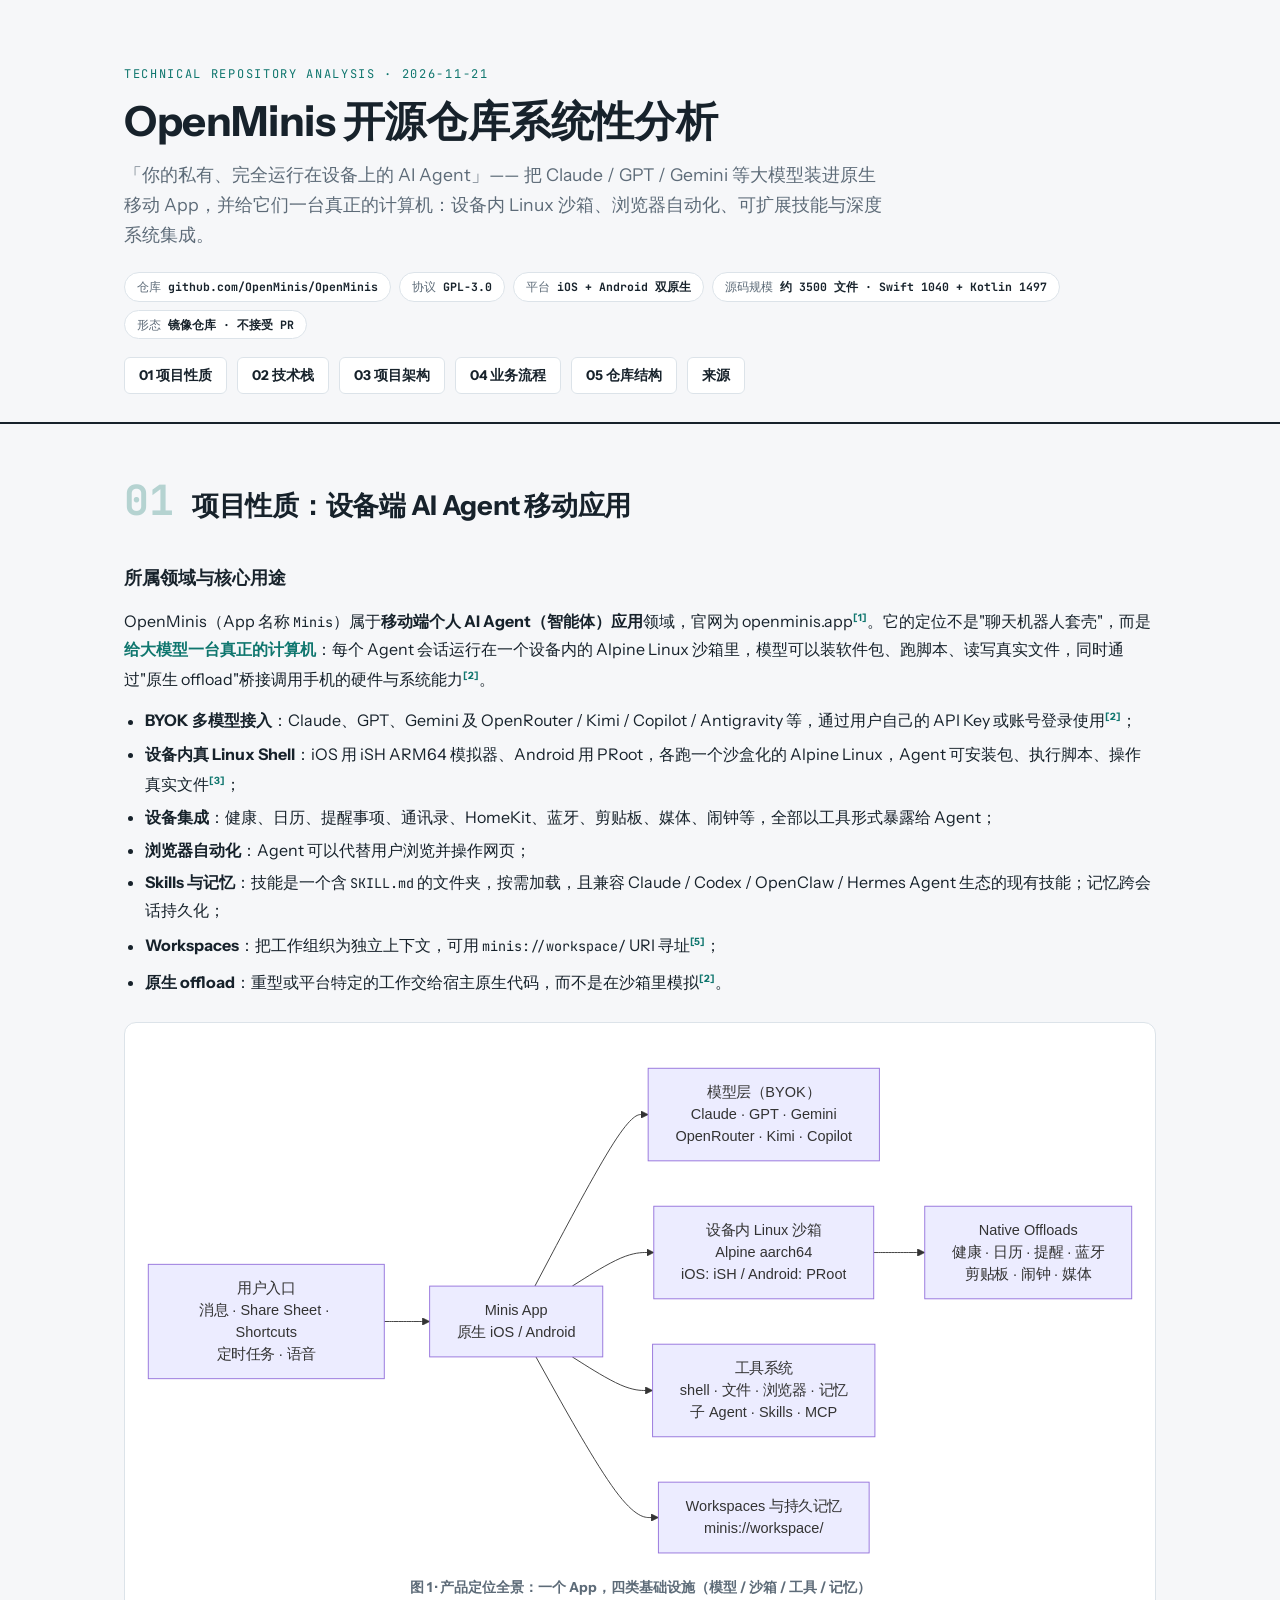
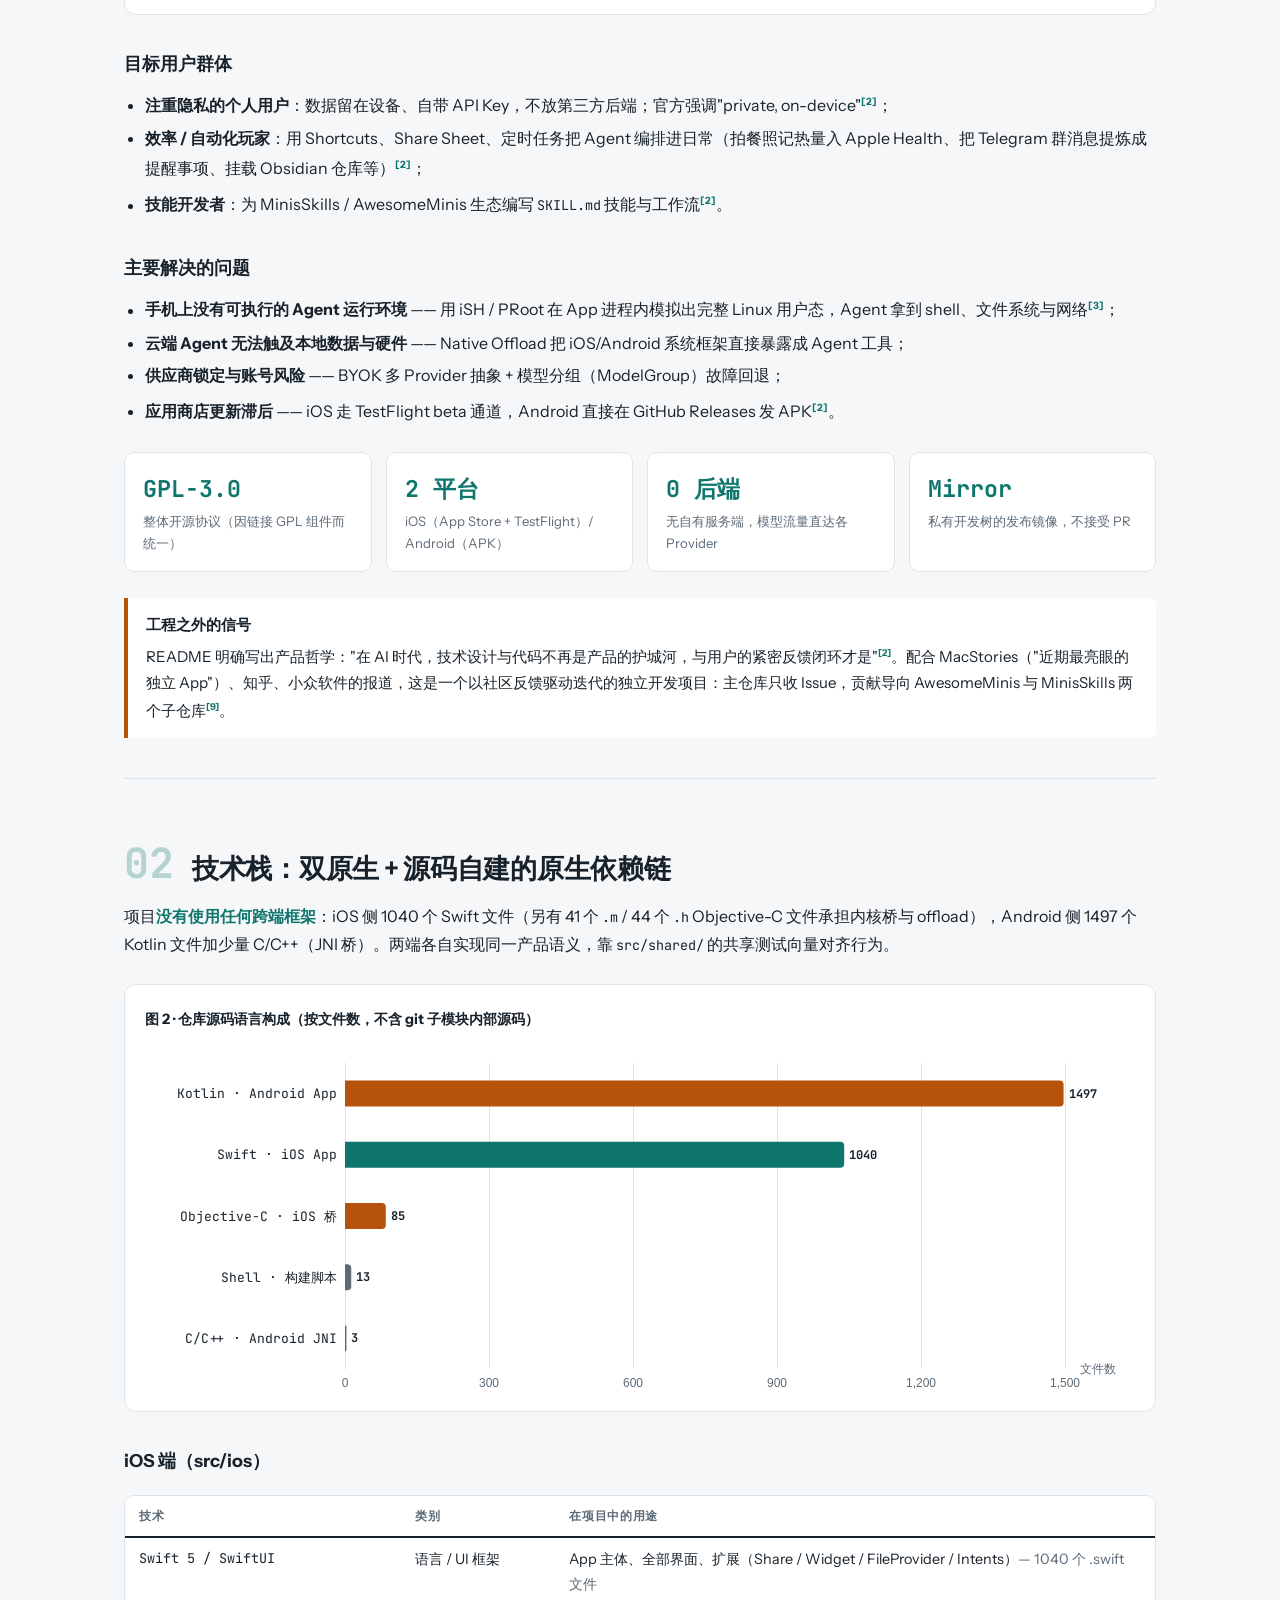
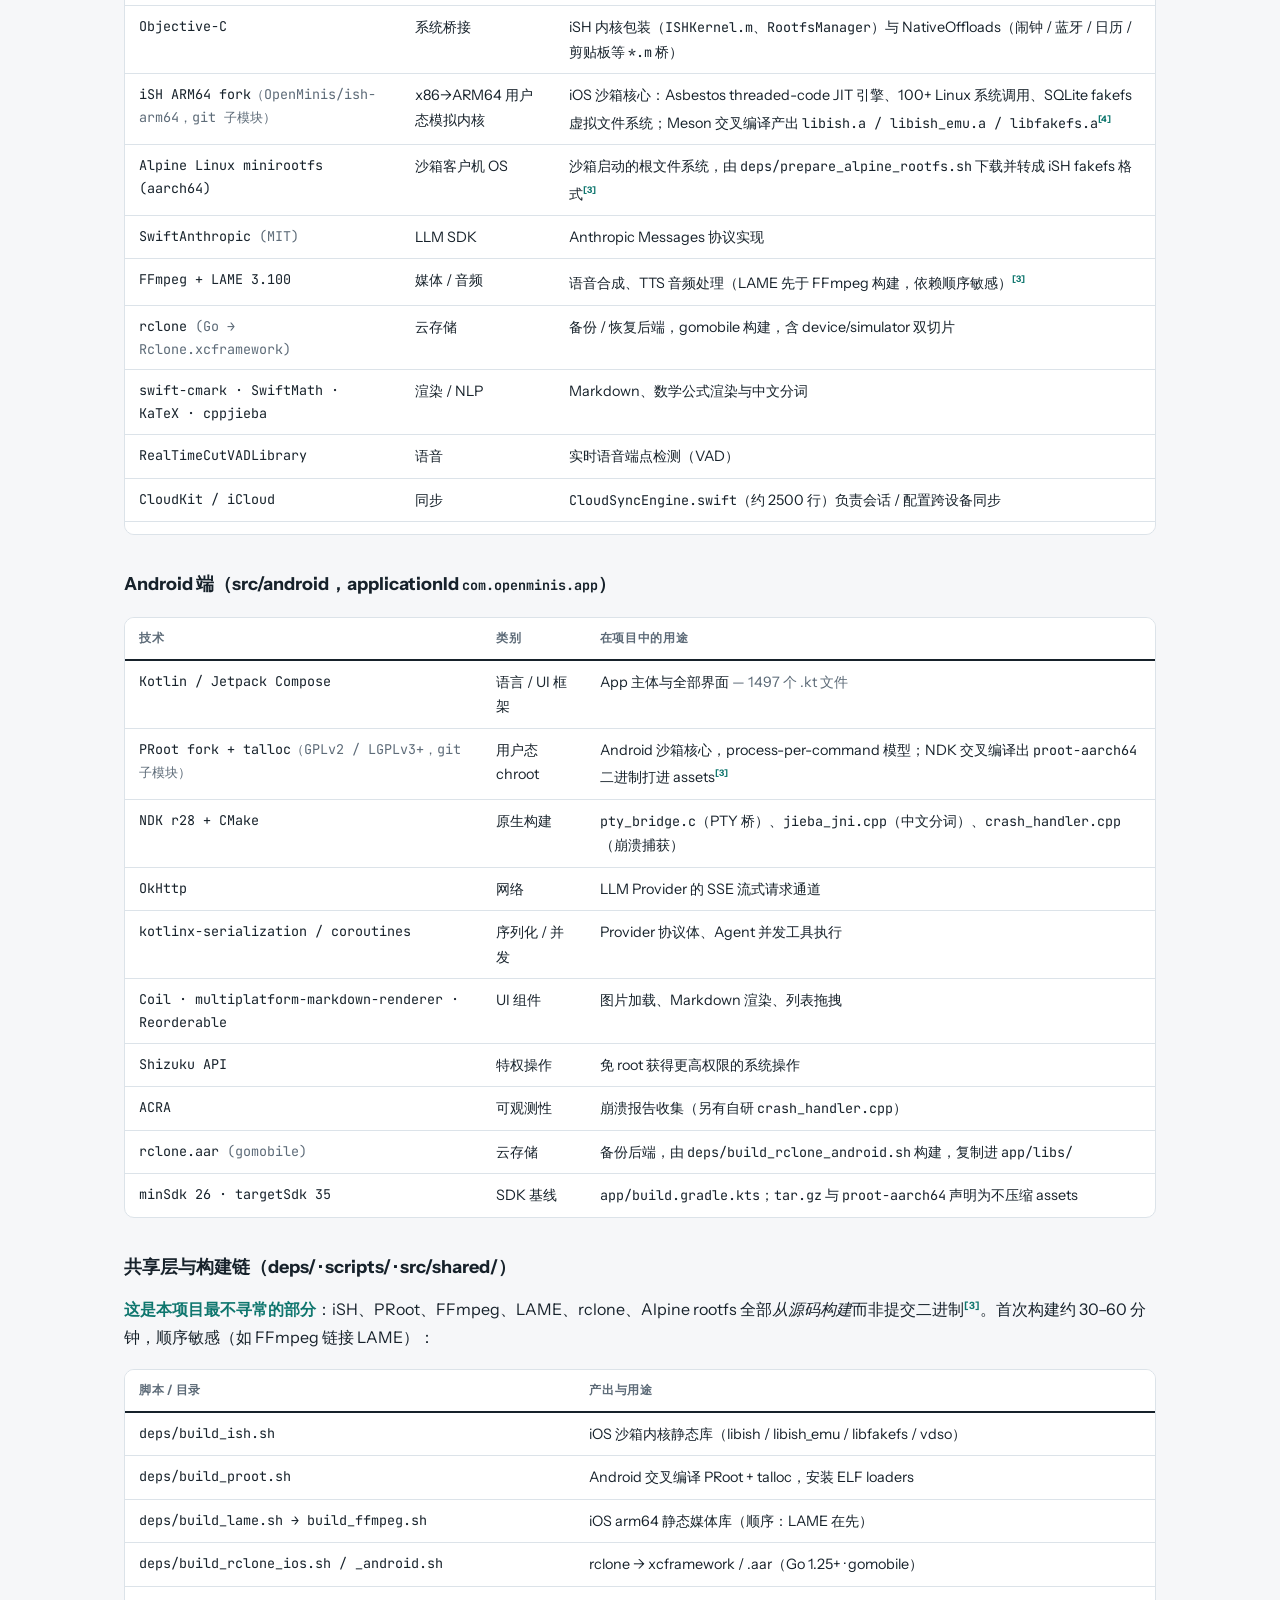
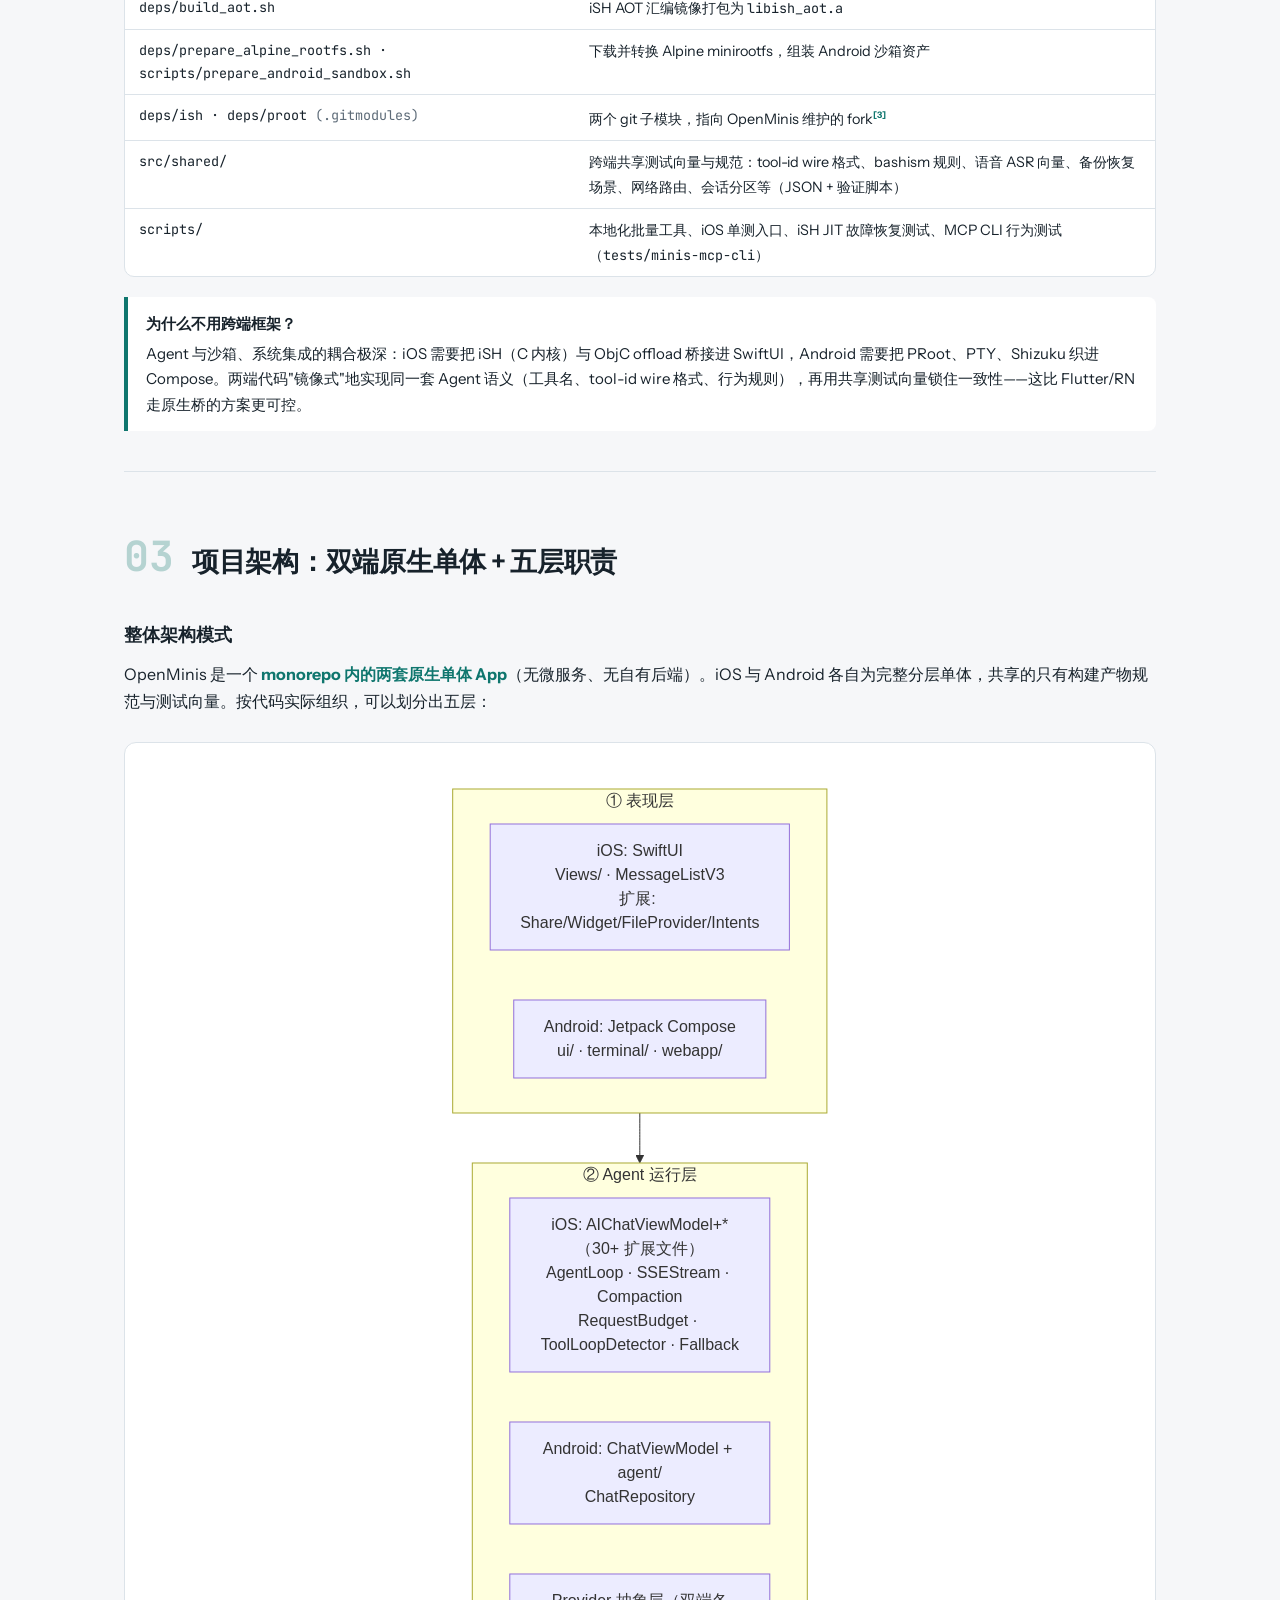
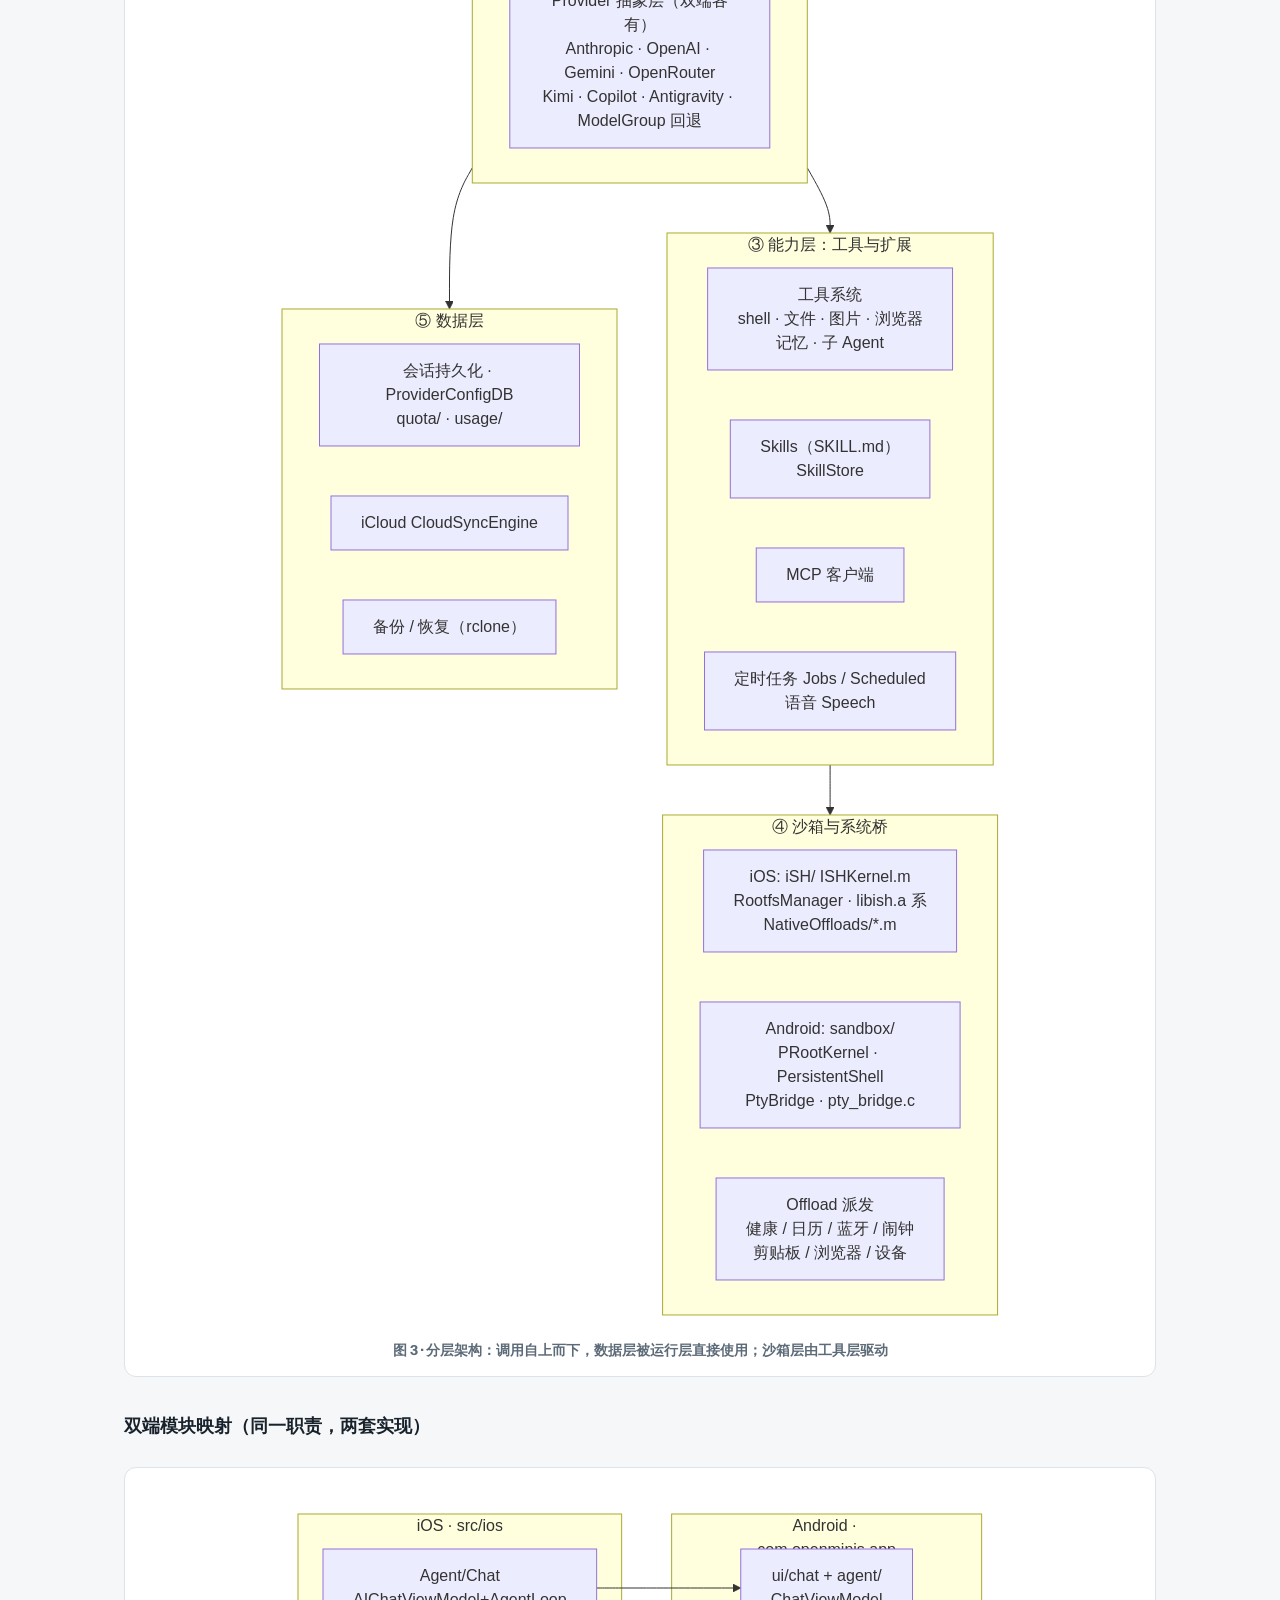
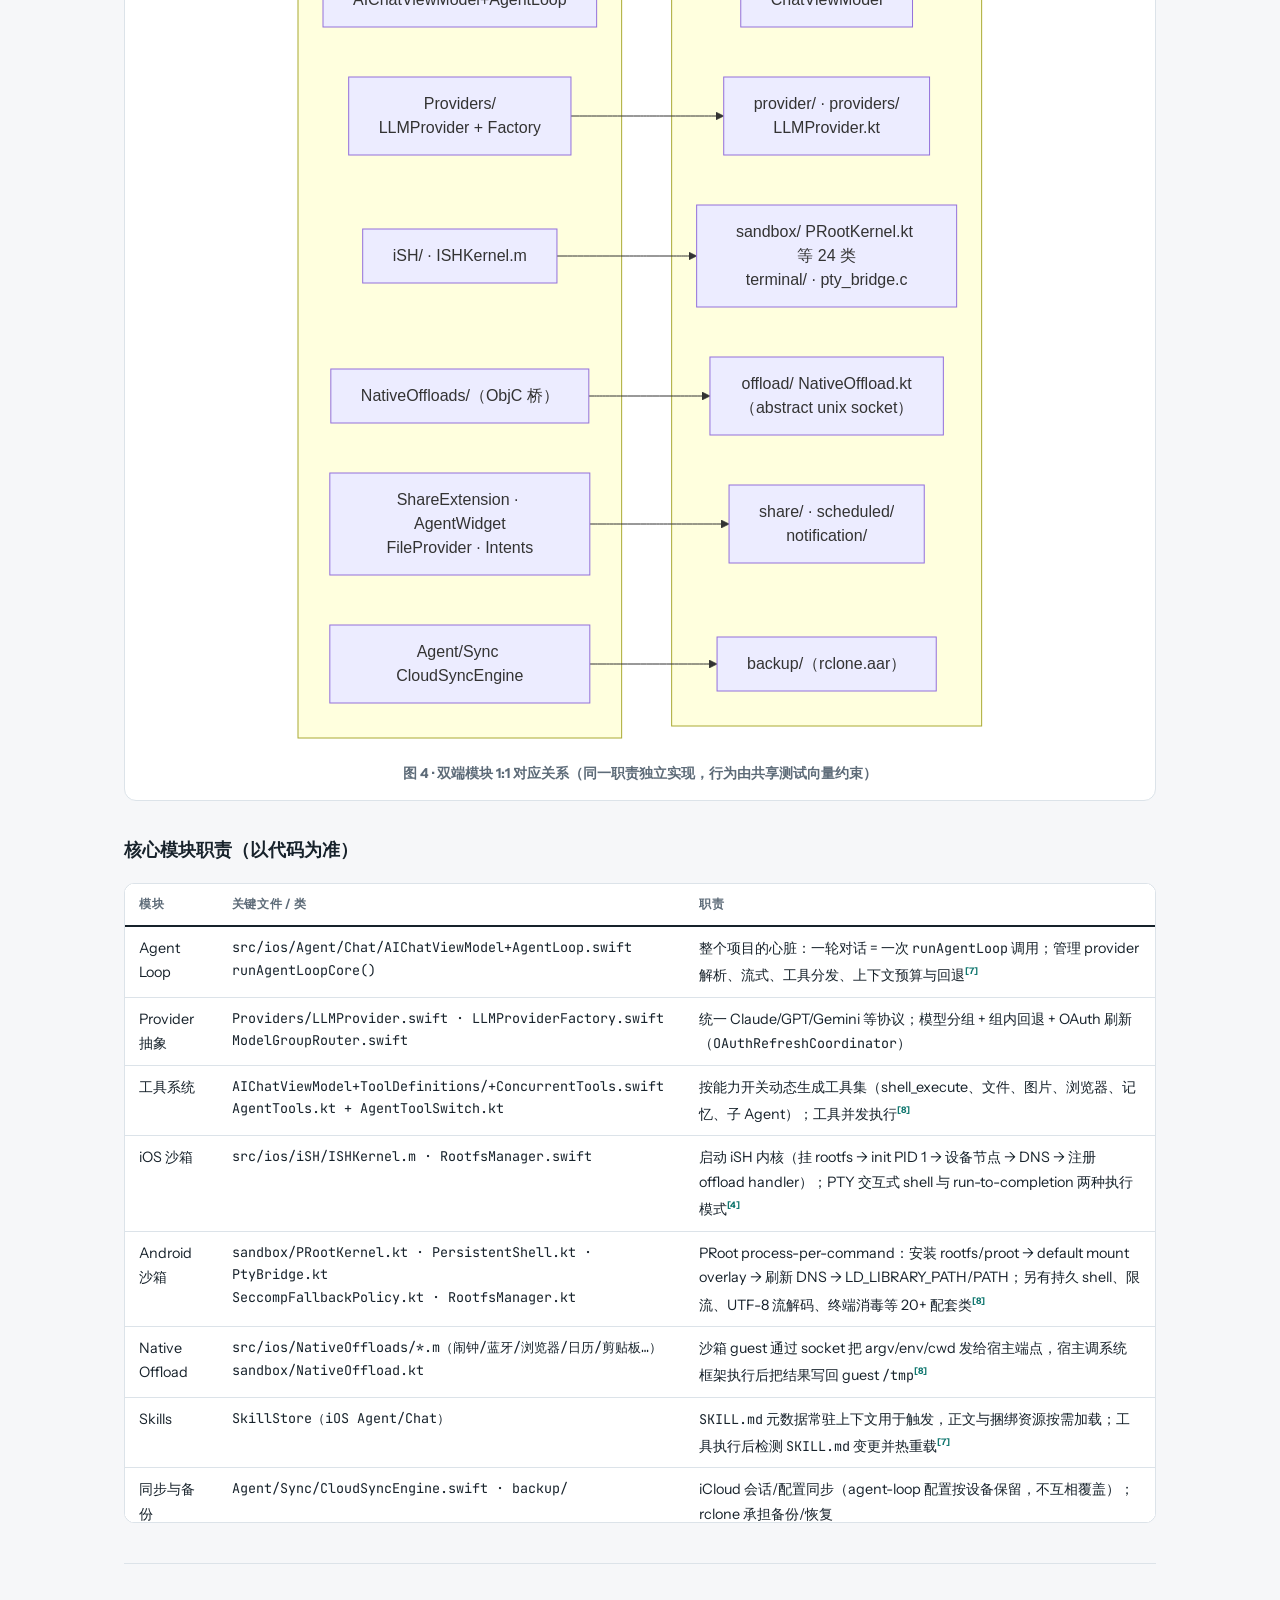
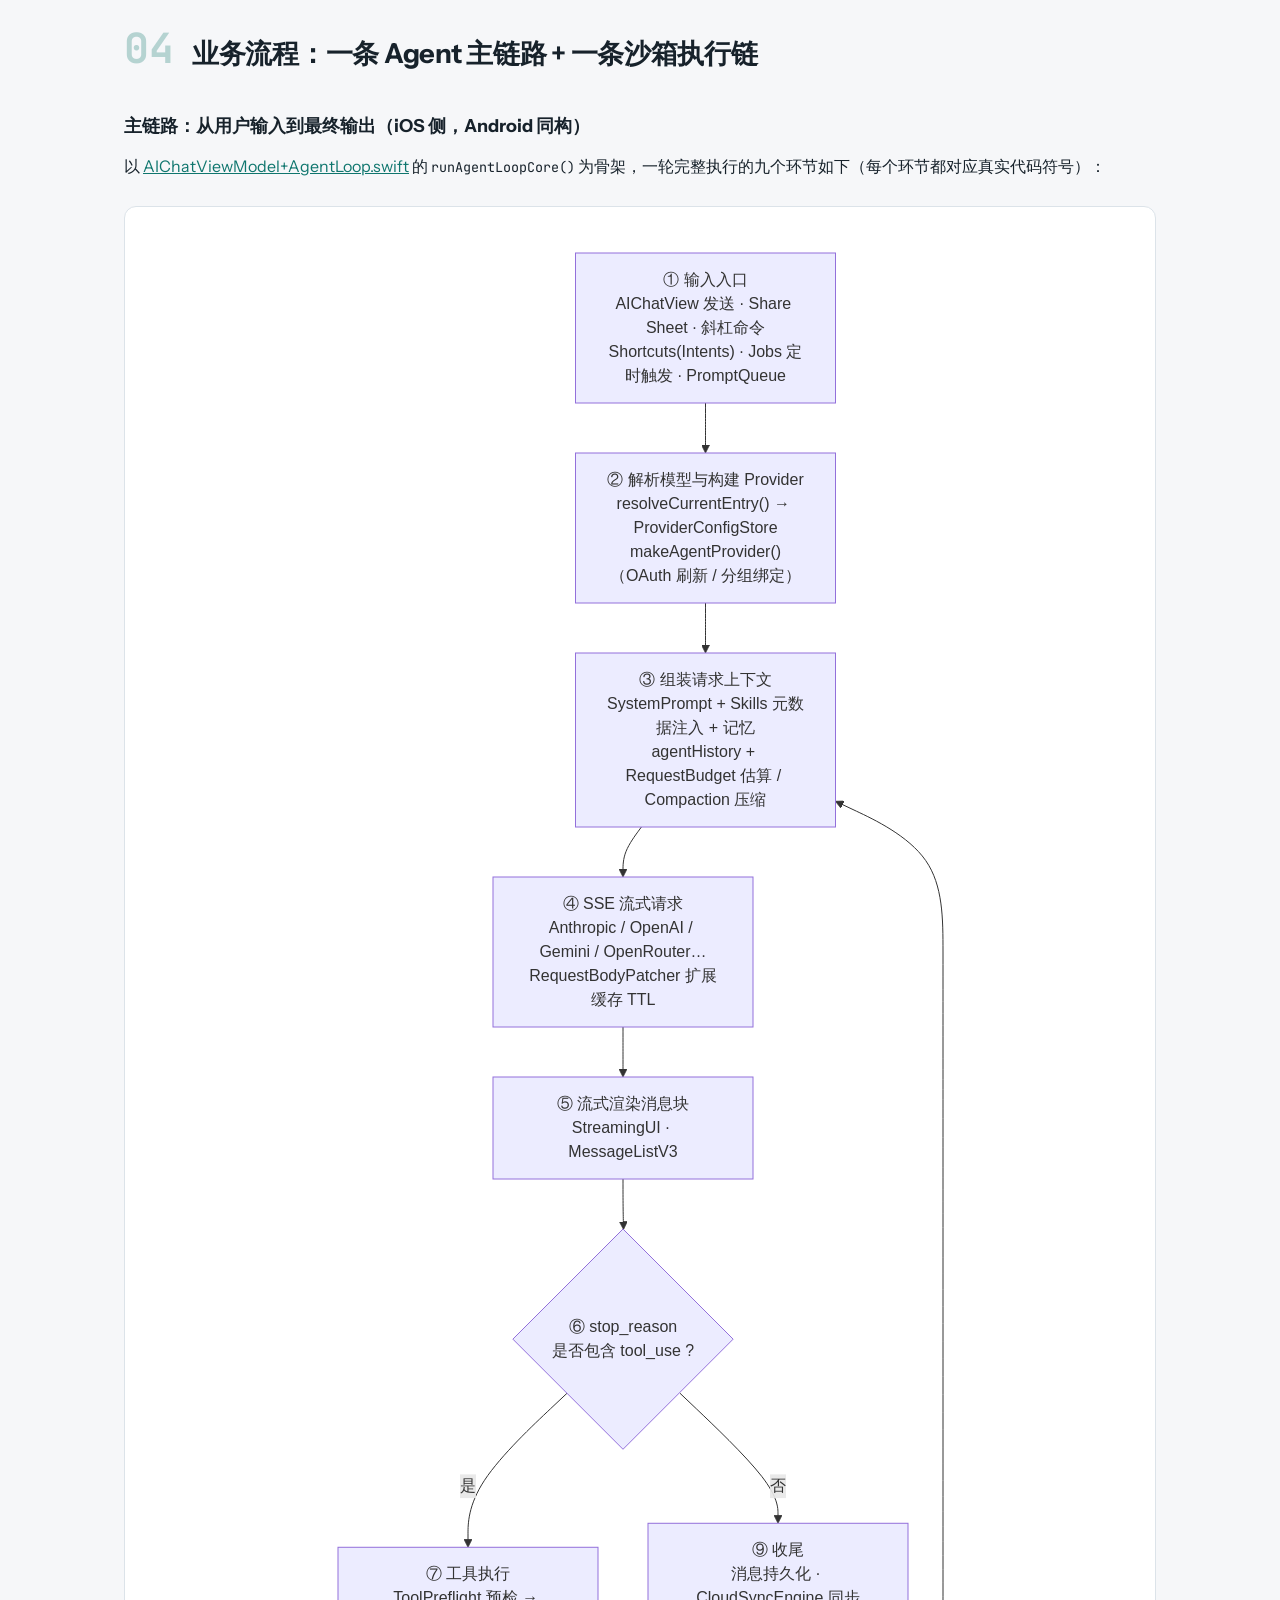
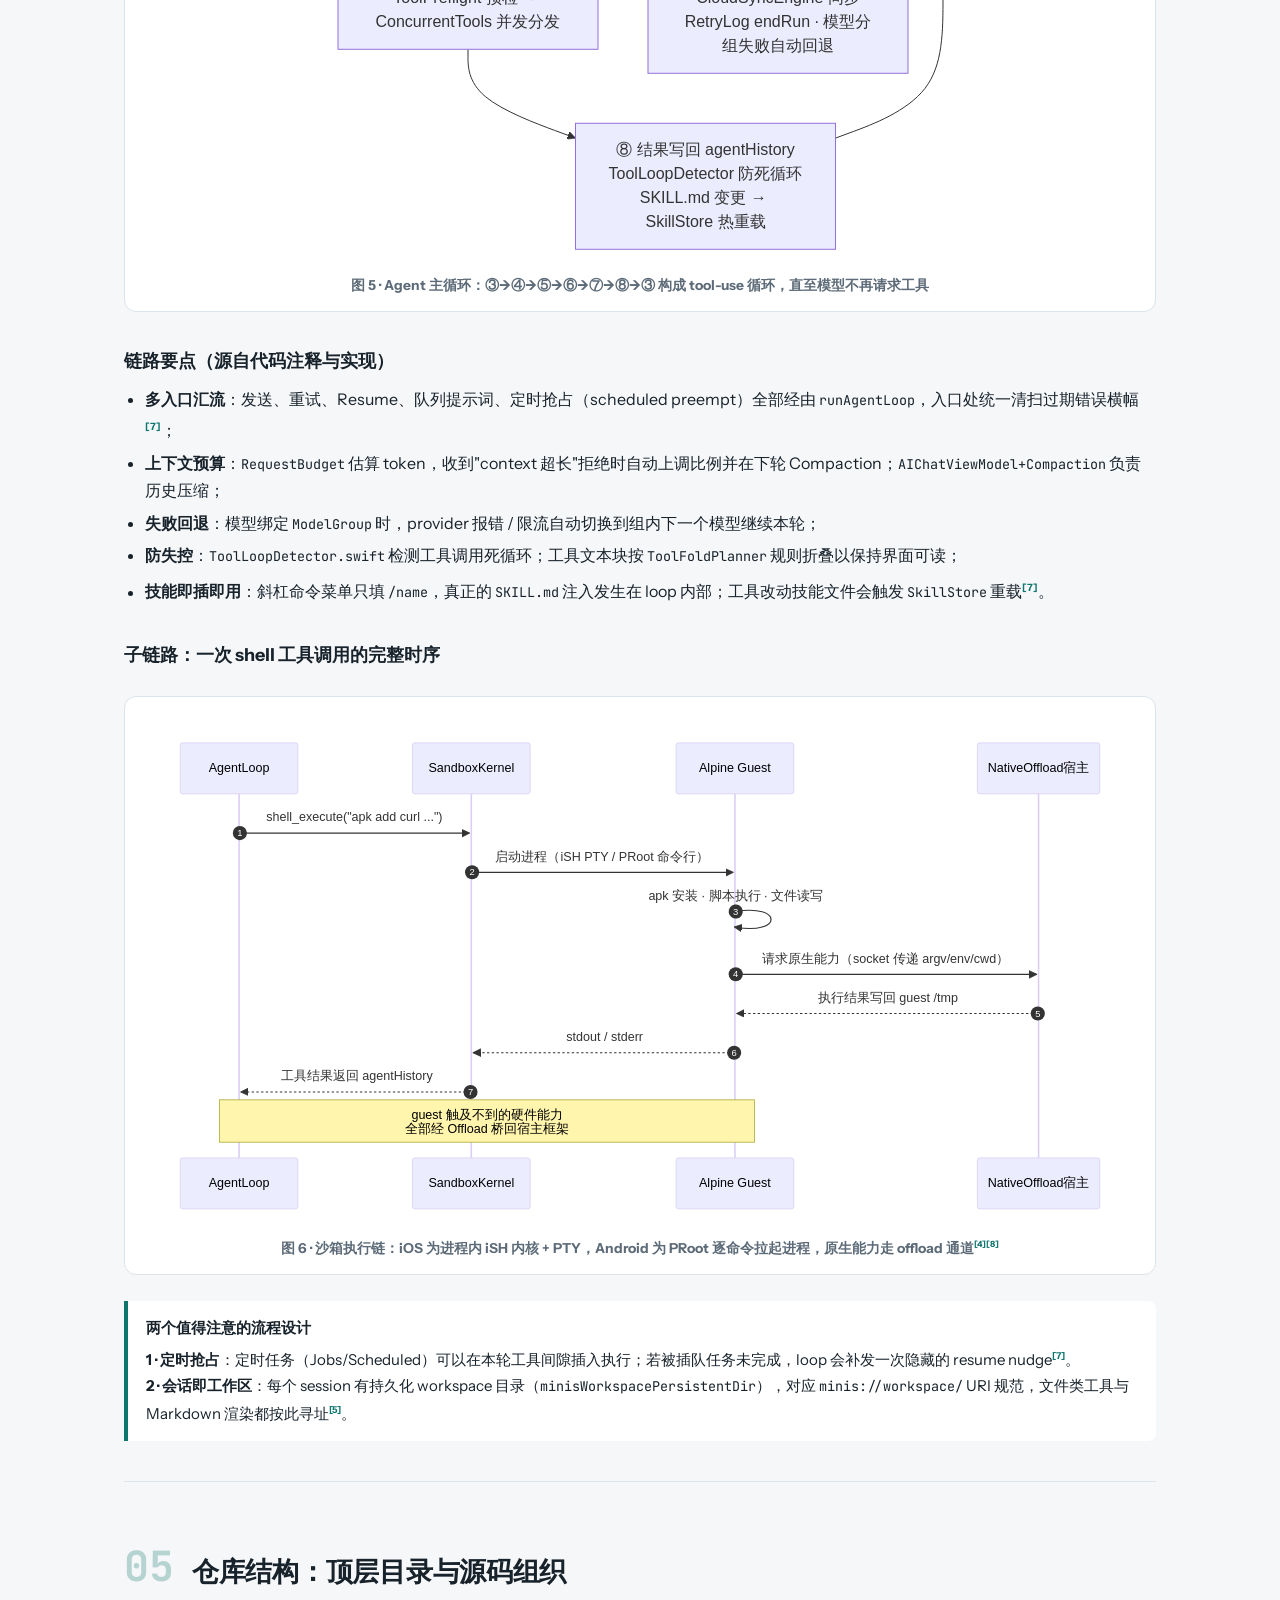
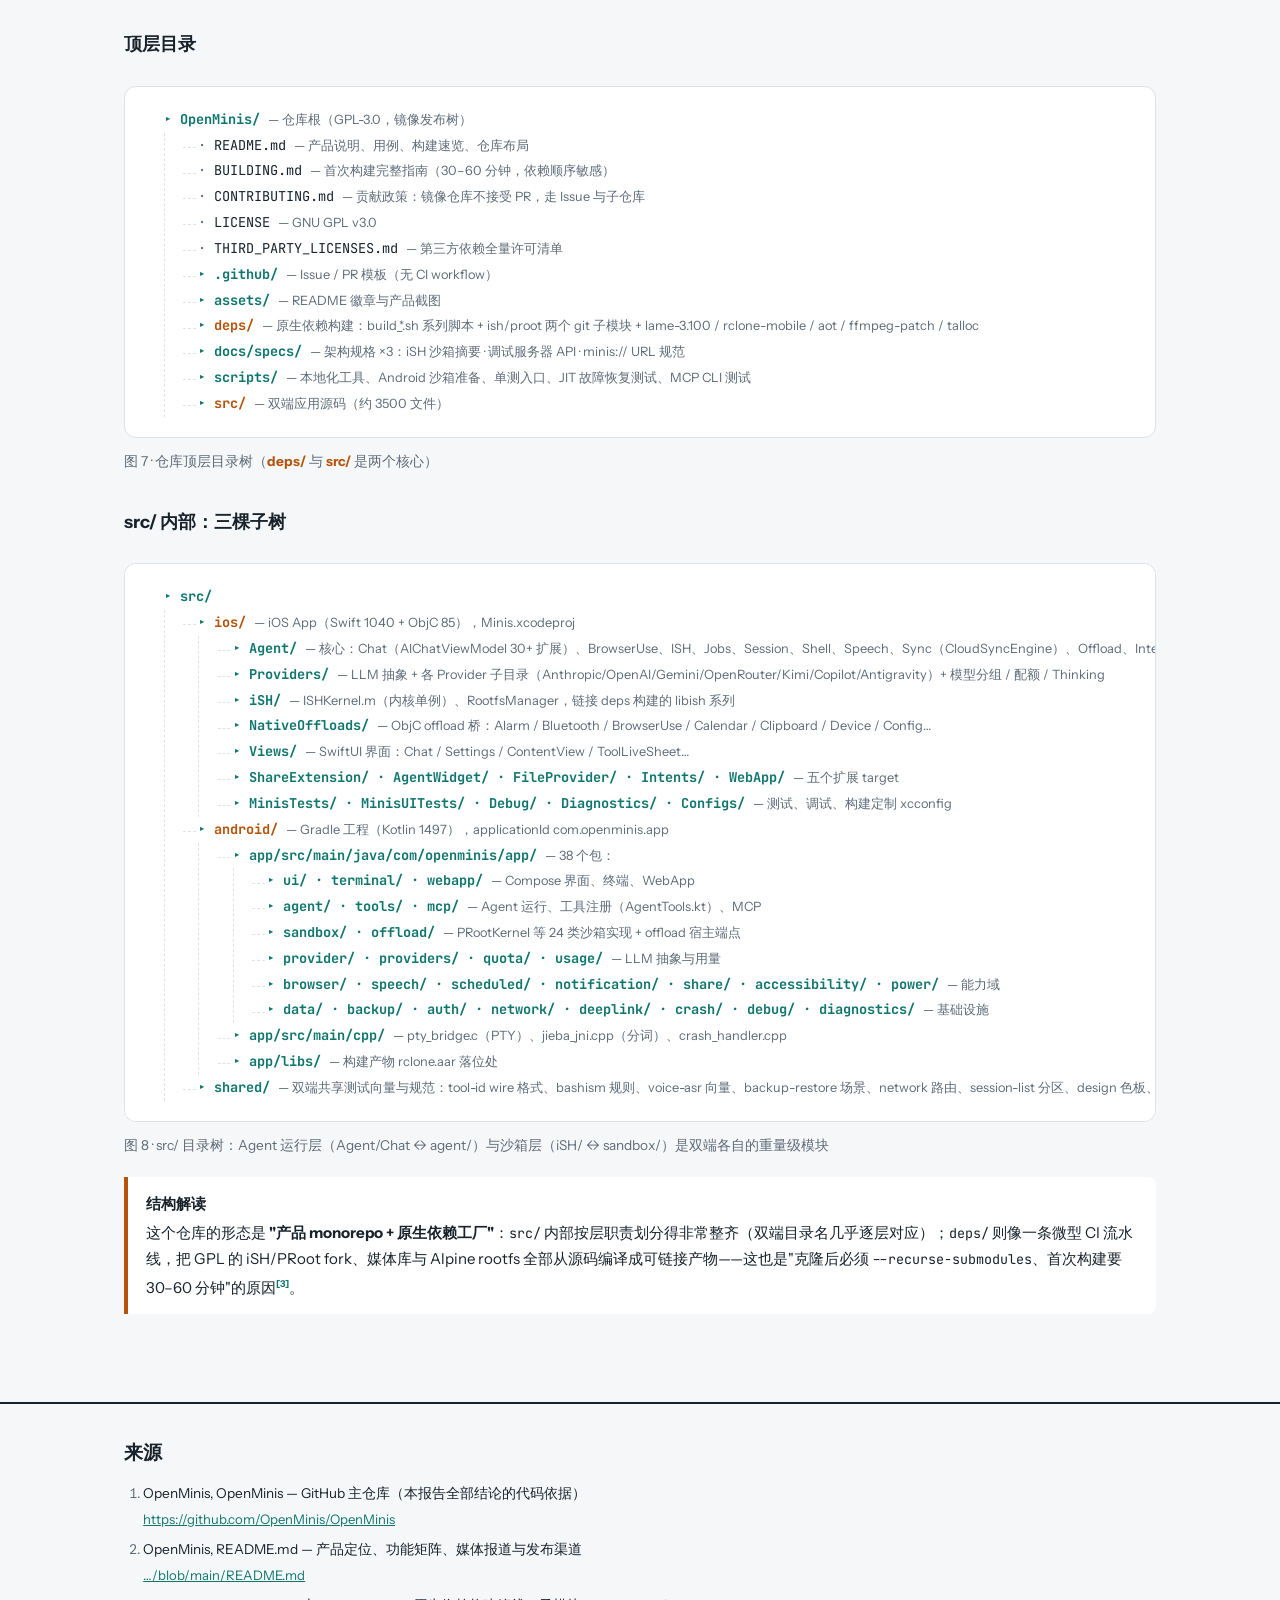
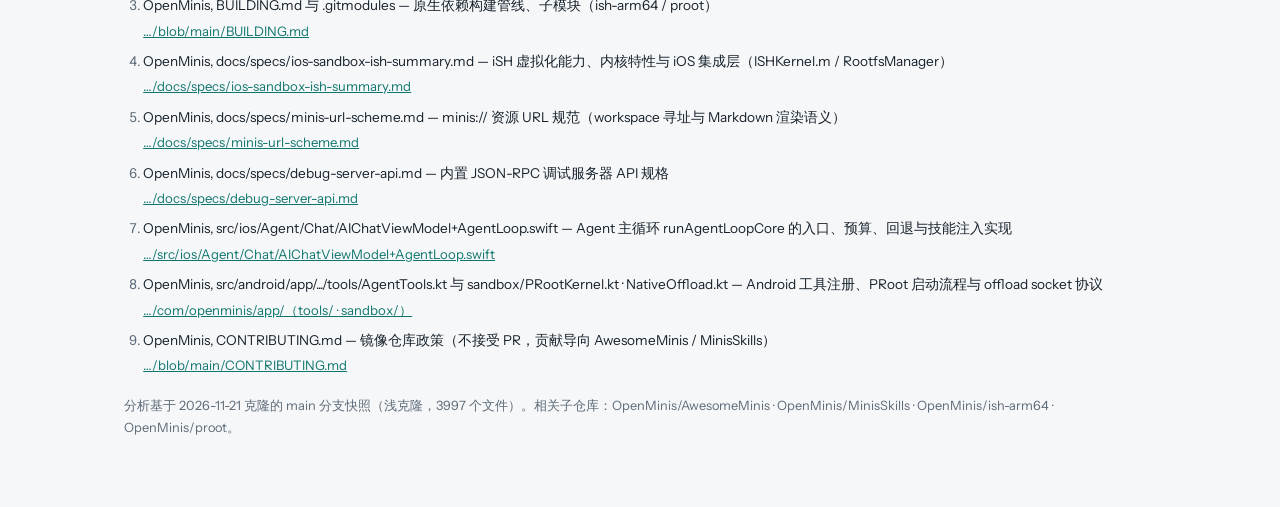
<file: openminis-analysis/openminis-analysis.html>
<!-- Generated by Trae Work -->
<!DOCTYPE html>
<html lang="zh-CN">
<head>
<meta charset="UTF-8">
<meta name="viewport" content="width=device-width, initial-scale=1.0">
<title>OpenMinis 开源仓库系统性分析</title>
<style>
@font-face { font-family:'InstrumentSans'; src:url('./_shared/fonts/InstrumentSans-Regular.ttf') format('truetype'); font-weight:400; }
@font-face { font-family:'InstrumentSans'; src:url('./_shared/fonts/InstrumentSans-Bold.ttf') format('truetype'); font-weight:700; }
@font-face { font-family:'InstrumentSans'; src:url('./_shared/fonts/InstrumentSans-Italic.ttf') format('truetype'); font-style:italic; }
@font-face { font-family:'JetBrainsMono'; src:url('./_shared/fonts/JetBrainsMono-Regular.ttf') format('truetype'); font-weight:400; }
@font-face { font-family:'JetBrainsMono'; src:url('./_shared/fonts/JetBrainsMono-Bold.ttf') format('truetype'); font-weight:700; }

:root {
  --bg: #F6F7F9;
  --bg2: #FFFFFF;
  --ink: #17222B;
  --muted: #5D6B78;
  --rule: #DCE3E9;
  --accent: #0F766E;
  --accent2: #B45309;
}
* { box-sizing: border-box; }
html { scroll-behavior: smooth; }
body {
  margin: 0; background: var(--bg); color: var(--ink);
  font-family: 'InstrumentSans', 'PingFang SC', 'Microsoft YaHei', sans-serif;
  font-size: 16px; line-height: 1.7;
  -webkit-font-smoothing: antialiased;
}
.wrap { max-width: 1080px; margin: 0 auto; padding: 0 24px; }

/* ---------- Masthead ---------- */
header.masthead { padding: 64px 0 28px; border-bottom: 2px solid var(--ink); }
.eyebrow {
  font-family: 'JetBrainsMono', monospace; font-size: 0.75rem; letter-spacing: 0.14em;
  text-transform: uppercase; color: var(--accent); margin-bottom: 14px;
}
h1 { font-size: 2.6rem; line-height: 1.15; margin: 0 0 14px; letter-spacing: -0.01em; }
.subtitle { font-size: 1.1rem; color: var(--muted); max-width: 760px; margin: 0 0 22px; }
.meta-chips { display: flex; flex-wrap: wrap; gap: 8px; }
.chip {
  font-family: 'JetBrainsMono', monospace; font-size: 0.72rem;
  background: var(--bg2); border: 1px solid var(--rule); border-radius: 999px;
  padding: 4px 12px; color: var(--muted);
}
.chip b { color: var(--ink); font-weight: 700; }
nav.toc { display: flex; flex-wrap: wrap; gap: 10px; padding: 18px 0 0; }
nav.toc a {
  font-size: 0.85rem; font-weight: 700; text-decoration: none; color: var(--ink);
  background: var(--bg2); border: 1px solid var(--rule); border-radius: 6px; padding: 6px 14px;
}
nav.toc a:hover { border-color: var(--accent); color: var(--accent); }

/* ---------- Sections ---------- */
section { padding: 56px 0 8px; }
.sec-head { display: flex; align-items: baseline; gap: 18px; margin-bottom: 10px; }
.sec-num {
  font-family: 'JetBrainsMono', monospace; font-size: 2.6rem; font-weight: 700;
  color: var(--accent); opacity: 0.28; line-height: 1;
}
h2 { font-size: 1.7rem; margin: 0; letter-spacing: -0.01em; }
h3 { font-size: 1.12rem; margin: 34px 0 10px; }
h4 { font-size: 0.98rem; margin: 22px 0 8px; color: var(--ink); }
p { margin: 0.7em 0; }
mark.key { background: none; color: var(--accent); font-weight: 600; }
em.term { font-style: italic; color: var(--muted); }
a { color: var(--accent); }
.rule { border: none; border-top: 1px solid var(--rule); margin: 40px 0 0; }

/* ---------- Callouts & cards ---------- */
.callout {
  background: var(--bg2); border-left: 4px solid var(--accent); border-radius: 0 8px 8px 0;
  padding: 14px 18px; margin: 20px 0; font-size: 0.94rem;
}
.callout.amber { border-left-color: var(--accent2); }
.callout .co-title { font-weight: 700; margin-bottom: 4px; }
.fact-grid { display: grid; grid-template-columns: repeat(4, 1fr); gap: 14px; margin: 26px 0; }
.fact-card {
  background: var(--bg2); border: 1px solid var(--rule); border-radius: 10px; padding: 16px 18px;
}
.fact-card .num { font-family: 'JetBrainsMono', monospace; font-size: 1.45rem; font-weight: 700; color: var(--accent); }
.fact-card .lbl { font-size: 0.82rem; color: var(--muted); margin-top: 2px; }
@media (max-width: 760px) { .fact-grid { grid-template-columns: repeat(2, 1fr); } }

ul.tight { margin: 0.5em 0; padding-left: 1.3em; }
ul.tight li { margin: 0.35em 0; }

/* ---------- Tables ---------- */
.table-wrap { overflow-x: auto; overflow-y: auto; max-height: 640px; margin: 18px 0; border: 1px solid var(--rule); border-radius: 10px; background: var(--bg2); }
table { border-collapse: collapse; width: 100%; font-size: 0.9rem; min-width: 640px; }
thead th {
  text-align: left; font-size: 0.76rem; letter-spacing: 0.06em; text-transform: uppercase;
  color: var(--muted); border-bottom: 2px solid var(--ink); padding: 10px 14px; position: sticky; top: 0; background: var(--bg2);
}
tbody td { border-bottom: 1px solid var(--rule); padding: 9px 14px; vertical-align: top; }
tbody tr:last-child td { border-bottom: none; }
td.mono, .mono { font-family: 'JetBrainsMono', monospace; font-size: 0.84rem; }
td .role { color: var(--muted); }
@media (max-width: 768px) { table { min-width: 720px; } }

/* ---------- Figures ---------- */
figure.diagram { margin: 26px 0; text-align: center; background: var(--bg2); border: 1px solid var(--rule); border-radius: 12px; padding: 22px 16px 14px; }
figure.diagram .mermaid { display: flex; justify-content: center; overflow-x: auto; }
figure.diagram figcaption { font-size: 0.86rem; font-weight: 700; color: var(--muted); margin-top: 12px; text-align: center; }
figure.chart-figure { margin: 26px 0; background: var(--bg2); border: 1px solid var(--rule); border-radius: 12px; padding: 22px 20px 12px; }
figure.chart-figure figcaption { font-size: 0.9rem; font-weight: 700; color: var(--ink); margin-bottom: 8px; }

/* ---------- Directory tree ---------- */
.tree {
  font-family: 'JetBrainsMono', monospace; font-size: 0.85rem; line-height: 1.9;
  background: var(--bg2); border: 1px solid var(--rule); border-radius: 12px;
  padding: 20px 24px; overflow-x: auto; margin: 26px 0;
}
.tree ul { list-style: none; margin: 0; padding-left: 1.35em; border-left: 1px dashed var(--rule); }
.tree > ul { padding-left: 0; border-left: none; }
.tree li { position: relative; padding-left: 1.1em; white-space: nowrap; }
.tree li::before { content: ''; position: absolute; left: -0.01em; top: 1.05em; width: 0.95em; border-top: 1px dashed var(--rule); }
.tree > ul > li::before { display: none; }
.tree .dir { color: var(--accent); font-weight: 700; }
.tree .dir::before { content: '▸ '; color: var(--accent); }
.tree .file::before { content: '· '; color: var(--muted); }
.tree .note { color: var(--muted); font-family: 'InstrumentSans', sans-serif; font-size: 0.8rem; }
.tree .hl { color: var(--accent2); font-weight: 700; }

/* ---------- Citations ---------- */
sup a { color: var(--accent); text-decoration: none; font-size: 0.75em; font-weight: 600; }
sup a:hover { text-decoration: underline; }

/* ---------- Footer ---------- */
footer { margin-top: 60px; border-top: 2px solid var(--ink); padding: 32px 0 60px; }
footer .sources h2 { font-size: 1.2rem; margin-bottom: 12px; }
footer .sources ol { padding-left: 1.2rem; font-size: 0.85rem; color: var(--muted); }
footer .sources li { margin-bottom: 0.5rem; overflow-wrap: break-word; word-break: break-all; }
footer .sources .src-title { color: var(--ink); word-break: normal; }
footer .sources .src-url { display: block; margin-top: 0.15rem; font-size: 0.82rem; color: var(--accent); word-break: break-all; }
footer .sources a { word-break: break-all; }

@media (max-width: 640px) {
  h1 { font-size: 1.9rem; }
  h2 { font-size: 1.35rem; }
  section { padding-top: 40px; }
  body { padding: 0; }
  .wrap { padding: 0 16px; }
}
@media print {
  nav.toc { display: none; }
  figure.diagram, figure.chart-figure, .tree { break-inside: avoid; }
}
</style>
</head>
<body>

<header class="masthead">
  <div class="wrap">
    <div class="eyebrow">Technical Repository Analysis · 2026-11-21</div>
    <h1>OpenMinis 开源仓库系统性分析</h1>
    <p class="subtitle">「你的私有、完全运行在设备上的 AI Agent」—— 把 Claude / GPT / Gemini 等大模型装进原生移动 App，并给它们一台真正的计算机：设备内 Linux 沙箱、浏览器自动化、可扩展技能与深度系统集成。</p>
    <div class="meta-chips">
      <span class="chip">仓库 <b>github.com/OpenMinis/OpenMinis</b></span>
      <span class="chip">协议 <b>GPL-3.0</b></span>
      <span class="chip">平台 <b>iOS + Android 双原生</b></span>
      <span class="chip">源码规模 <b>约 3500 文件 · Swift 1040 + Kotlin 1497</b></span>
      <span class="chip">形态 <b>镜像仓库 · 不接受 PR</b></span>
    </div>
    <nav class="toc">
      <a href="#sec1">01 项目性质</a>
      <a href="#sec2">02 技术栈</a>
      <a href="#sec3">03 项目架构</a>
      <a href="#sec4">04 业务流程</a>
      <a href="#sec5">05 仓库结构</a>
      <a href="#sources">来源</a>
    </nav>
  </div>
</header>

<main class="wrap">

<!-- ==================== 01 项目性质 ==================== -->
<section id="sec1">
  <div class="sec-head"><span class="sec-num">01</span><h2>项目性质：设备端 AI Agent 移动应用</h2></div>

  <h3>所属领域与核心用途</h3>
  <p>OpenMinis（App 名称 <span class="mono">Minis</span>）属于<strong>移动端个人 AI Agent（智能体）应用</strong>领域，官网为 openminis.app<sup><a href="#cite-1">[1]</a></sup>。它的定位不是"聊天机器人套壳"，而是<mark class="key">给大模型一台真正的计算机</mark>：每个 Agent 会话运行在一个设备内的 Alpine Linux 沙箱里，模型可以装软件包、跑脚本、读写真实文件，同时通过"原生 offload"桥接调用手机的硬件与系统能力<sup><a href="#cite-2">[2]</a></sup>。</p>

  <ul class="tight">
    <li><strong>BYOK 多模型接入</strong>：Claude、GPT、Gemini 及 OpenRouter / Kimi / Copilot / Antigravity 等，通过用户自己的 API Key 或账号登录使用<sup><a href="#cite-2">[2]</a></sup>；</li>
    <li><strong>设备内真 Linux Shell</strong>：iOS 用 iSH ARM64 模拟器、Android 用 PRoot，各跑一个沙盒化的 Alpine Linux，Agent 可安装包、执行脚本、操作真实文件<sup><a href="#cite-3">[3]</a></sup>；</li>
    <li><strong>设备集成</strong>：健康、日历、提醒事项、通讯录、HomeKit、蓝牙、剪贴板、媒体、闹钟等，全部以工具形式暴露给 Agent；</li>
    <li><strong>浏览器自动化</strong>：Agent 可以代替用户浏览并操作网页；</li>
    <li><strong>Skills 与记忆</strong>：技能是一个含 <span class="mono">SKILL.md</span> 的文件夹，按需加载，且兼容 Claude / Codex / OpenClaw / Hermes Agent 生态的现有技能；记忆跨会话持久化；</li>
    <li><strong>Workspaces</strong>：把工作组织为独立上下文，可用 <span class="mono">minis://workspace/</span> URI 寻址<sup><a href="#cite-5">[5]</a></sup>；</li>
    <li><strong>原生 offload</strong>：重型或平台特定的工作交给宿主原生代码，而不是在沙箱里模拟<sup><a href="#cite-2">[2]</a></sup>。</li>
  </ul>

  <figure class="diagram">
    <pre class="mermaid">
flowchart LR
  U["用户入口<br/>消息 · Share Sheet · Shortcuts<br/>定时任务 · 语音"] --> APP["Minis App<br/>原生 iOS / Android"]
  APP --> MODELS["模型层（BYOK）<br/>Claude · GPT · Gemini<br/>OpenRouter · Kimi · Copilot"]
  APP --> SBX["设备内 Linux 沙箱<br/>Alpine aarch64<br/>iOS: iSH / Android: PRoot"]
  APP --> TOOLS["工具系统<br/>shell · 文件 · 浏览器 · 记忆<br/>子 Agent · Skills · MCP"]
  SBX --> NAT["Native Offloads<br/>健康 · 日历 · 提醒 · 蓝牙<br/>剪贴板 · 闹钟 · 媒体"]
  APP --> WS["Workspaces 与持久记忆<br/>minis://workspace/"]
    </pre>
    <figcaption>图 1 · 产品定位全景：一个 App，四类基础设施（模型 / 沙箱 / 工具 / 记忆）</figcaption>
  </figure>

  <h3>目标用户群体</h3>
  <ul class="tight">
    <li><strong>注重隐私的个人用户</strong>：数据留在设备、自带 API Key，不放第三方后端；官方强调"private, on-device"<sup><a href="#cite-2">[2]</a></sup>；</li>
    <li><strong>效率 / 自动化玩家</strong>：用 Shortcuts、Share Sheet、定时任务把 Agent 编排进日常（拍餐照记热量入 Apple Health、把 Telegram 群消息提炼成提醒事项、挂载 Obsidian 仓库等）<sup><a href="#cite-2">[2]</a></sup>；</li>
    <li><strong>技能开发者</strong>：为 MinisSkills / AwesomeMinis 生态编写 <span class="mono">SKILL.md</span> 技能与工作流<sup><a href="#cite-2">[2]</a></sup>。</li>
  </ul>

  <h3>主要解决的问题</h3>
  <ul class="tight">
    <li><strong>手机上没有可执行的 Agent 运行环境</strong> —— 用 iSH / PRoot 在 App 进程内模拟出完整 Linux 用户态，Agent 拿到 shell、文件系统与网络<sup><a href="#cite-3">[3]</a></sup>；</li>
    <li><strong>云端 Agent 无法触及本地数据与硬件</strong> —— Native Offload 把 iOS/Android 系统框架直接暴露成 Agent 工具；</li>
    <li><strong>供应商锁定与账号风险</strong> —— BYOK 多 Provider 抽象 + 模型分组（ModelGroup）故障回退；</li>
    <li><strong>应用商店更新滞后</strong> —— iOS 走 TestFlight beta 通道，Android 直接在 GitHub Releases 发 APK<sup><a href="#cite-2">[2]</a></sup>。</li>
  </ul>

  <div class="fact-grid">
    <div class="fact-card"><div class="num">GPL-3.0</div><div class="lbl">整体开源协议（因链接 GPL 组件而统一）</div></div>
    <div class="fact-card"><div class="num">2 平台</div><div class="lbl">iOS（App Store + TestFlight）/ Android（APK）</div></div>
    <div class="fact-card"><div class="num">0 后端</div><div class="lbl">无自有服务端，模型流量直达各 Provider</div></div>
    <div class="fact-card"><div class="num">Mirror</div><div class="lbl">私有开发树的发布镜像，不接受 PR</div></div>
  </div>

  <div class="callout amber">
    <div class="co-title">工程之外的信号</div>
    README 明确写出产品哲学："在 AI 时代，技术设计与代码不再是产品的护城河，与用户的紧密反馈闭环才是"<sup><a href="#cite-2">[2]</a></sup>。配合 MacStories（"近期最亮眼的独立 App"）、知乎、小众软件的报道，这是一个以社区反馈驱动迭代的独立开发项目：主仓库只收 Issue，贡献导向 AwesomeMinis 与 MinisSkills 两个子仓库<sup><a href="#cite-9">[9]</a></sup>。
  </div>
  <hr class="rule">
</section>

<!-- ==================== 02 技术栈 ==================== -->
<section id="sec2">
  <div class="sec-head"><span class="sec-num">02</span><h2>技术栈：双原生 + 源码自建的原生依赖链</h2></div>

  <p>项目<mark class="key">没有使用任何跨端框架</mark>：iOS 侧 1040 个 Swift 文件（另有 41 个 <span class="mono">.m</span> / 44 个 <span class="mono">.h</span> Objective-C 文件承担内核桥与 offload），Android 侧 1497 个 Kotlin 文件加少量 C/C++（JNI 桥）。两端各自实现同一产品语义，靠 <span class="mono">src/shared/</span> 的共享测试向量对齐行为。</p>

  <figure class="chart-figure">
    <figcaption>图 2 · 仓库源码语言构成（按文件数，不含 git 子模块内部源码）</figcaption>
    <div id="chart-lang" style="width:100%;min-height:360px"></div>
  </figure>

  <h3>iOS 端（src/ios）</h3>
  <div class="table-wrap"><table>
    <thead><tr><th>技术</th><th>类别</th><th>在项目中的用途</th></tr></thead>
    <tbody>
      <tr><td class="mono">Swift 5 / SwiftUI</td><td>语言 / UI 框架</td><td>App 主体、全部界面、扩展（Share / Widget / FileProvider / Intents）<span class="role">— 1040 个 .swift 文件</span></td></tr>
      <tr><td class="mono">Objective-C</td><td>系统桥接</td><td>iSH 内核包装（<span class="mono">ISHKernel.m</span>、<span class="mono">RootfsManager</span>）与 NativeOffloads（闹钟 / 蓝牙 / 日历 / 剪贴板等 <span class="mono">*.m</span> 桥）</td></tr>
      <tr><td class="mono">iSH ARM64 fork<span class="role">（OpenMinis/ish-arm64，git 子模块）</span></td><td>x86→ARM64 用户态模拟内核</td><td>iOS 沙箱核心：Asbestos threaded-code JIT 引擎、100+ Linux 系统调用、SQLite fakefs 虚拟文件系统；Meson 交叉编译产出 <span class="mono">libish.a / libish_emu.a / libfakefs.a</span><sup><a href="#cite-4">[4]</a></sup></td></tr>
      <tr><td class="mono">Alpine Linux minirootfs (aarch64)</td><td>沙箱客户机 OS</td><td>沙箱启动的根文件系统，由 <span class="mono">deps/prepare_alpine_rootfs.sh</span> 下载并转成 iSH fakefs 格式<sup><a href="#cite-3">[3]</a></sup></td></tr>
      <tr><td class="mono">SwiftAnthropic <span class="role">(MIT)</span></td><td>LLM SDK</td><td>Anthropic Messages 协议实现</td></tr>
      <tr><td class="mono">FFmpeg + LAME 3.100</td><td>媒体 / 音频</td><td>语音合成、TTS 音频处理（LAME 先于 FFmpeg 构建，依赖顺序敏感）<sup><a href="#cite-3">[3]</a></sup></td></tr>
      <tr><td class="mono">rclone <span class="role">(Go → Rclone.xcframework)</span></td><td>云存储</td><td>备份 / 恢复后端，gomobile 构建，含 device/simulator 双切片</td></tr>
      <tr><td class="mono">swift-cmark · SwiftMath · KaTeX · cppjieba</td><td>渲染 / NLP</td><td>Markdown、数学公式渲染与中文分词</td></tr>
      <tr><td class="mono">RealTimeCutVADLibrary</td><td>语音</td><td>实时语音端点检测（VAD）</td></tr>
      <tr><td class="mono">CloudKit / iCloud</td><td>同步</td><td><span class="mono">CloudSyncEngine.swift</span>（约 2500 行）负责会话 / 配置跨设备同步</td></tr>
      <tr><td class="mono">Xcode + Metal Toolchain · Meson</td><td>构建</td><td>iOS 工程构建；iSH 内核用 Meson 交叉编译</td></tr>
    </tbody>
  </table></div>

  <h3>Android 端（src/android，applicationId <span class="mono">com.openminis.app</span>）</h3>
  <div class="table-wrap"><table>
    <thead><tr><th>技术</th><th>类别</th><th>在项目中的用途</th></tr></thead>
    <tbody>
      <tr><td class="mono">Kotlin / Jetpack Compose</td><td>语言 / UI 框架</td><td>App 主体与全部界面 <span class="role">— 1497 个 .kt 文件</span></td></tr>
      <tr><td class="mono">PRoot fork + talloc<span class="role">（GPLv2 / LGPLv3+，git 子模块）</span></td><td>用户态 chroot</td><td>Android 沙箱核心，process-per-command 模型；NDK 交叉编译出 <span class="mono">proot-aarch64</span> 二进制打进 assets<sup><a href="#cite-3">[3]</a></sup></td></tr>
      <tr><td class="mono">NDK r28 + CMake</td><td>原生构建</td><td><span class="mono">pty_bridge.c</span>（PTY 桥）、<span class="mono">jieba_jni.cpp</span>（中文分词）、<span class="mono">crash_handler.cpp</span>（崩溃捕获）</td></tr>
      <tr><td class="mono">OkHttp</td><td>网络</td><td>LLM Provider 的 SSE 流式请求通道</td></tr>
      <tr><td class="mono">kotlinx-serialization / coroutines</td><td>序列化 / 并发</td><td>Provider 协议体、Agent 并发工具执行</td></tr>
      <tr><td class="mono">Coil · multiplatform-markdown-renderer · Reorderable</td><td>UI 组件</td><td>图片加载、Markdown 渲染、列表拖拽</td></tr>
      <tr><td class="mono">Shizuku API</td><td>特权操作</td><td>免 root 获得更高权限的系统操作</td></tr>
      <tr><td class="mono">ACRA</td><td>可观测性</td><td>崩溃报告收集（另有自研 <span class="mono">crash_handler.cpp</span>）</td></tr>
      <tr><td class="mono">rclone.aar <span class="role">(gomobile)</span></td><td>云存储</td><td>备份后端，由 <span class="mono">deps/build_rclone_android.sh</span> 构建，复制进 <span class="mono">app/libs/</span></td></tr>
      <tr><td class="mono">minSdk 26 · targetSdk 35</td><td>SDK 基线</td><td><span class="mono">app/build.gradle.kts</span>；<span class="mono">tar.gz</span> 与 <span class="mono">proot-aarch64</span> 声明为不压缩 assets</td></tr>
    </tbody>
  </table></div>

  <h3>共享层与构建链（deps/ · scripts/ · src/shared/）</h3>
  <p><mark class="key">这是本项目最不寻常的部分</mark>：iSH、PRoot、FFmpeg、LAME、rclone、Alpine rootfs 全部<em>从源码构建</em>而非提交二进制<sup><a href="#cite-3">[3]</a></sup>。首次构建约 30–60 分钟，顺序敏感（如 FFmpeg 链接 LAME）：</p>
  <div class="table-wrap"><table>
    <thead><tr><th>脚本 / 目录</th><th>产出与用途</th></tr></thead>
    <tbody>
      <tr><td class="mono">deps/build_ish.sh</td><td>iOS 沙箱内核静态库（libish / libish_emu / libfakefs / vdso）</td></tr>
      <tr><td class="mono">deps/build_proot.sh</td><td>Android 交叉编译 PRoot + talloc，安装 ELF loaders</td></tr>
      <tr><td class="mono">deps/build_lame.sh → build_ffmpeg.sh</td><td>iOS arm64 静态媒体库（顺序：LAME 在先）</td></tr>
      <tr><td class="mono">deps/build_rclone_ios.sh / _android.sh</td><td>rclone → xcframework / .aar（Go 1.25+ · gomobile）</td></tr>
      <tr><td class="mono">deps/build_aot.sh</td><td>iSH AOT 汇编镜像打包为 <span class="mono">libish_aot.a</span></td></tr>
      <tr><td class="mono">deps/prepare_alpine_rootfs.sh · scripts/prepare_android_sandbox.sh</td><td>下载并转换 Alpine minirootfs，组装 Android 沙箱资产</td></tr>
      <tr><td class="mono">deps/ish · deps/proot <span class="role">(.gitmodules)</span></td><td>两个 git 子模块，指向 OpenMinis 维护的 fork<sup><a href="#cite-3">[3]</a></sup></td></tr>
      <tr><td class="mono">src/shared/</td><td>跨端共享测试向量与规范：tool-id wire 格式、bashism 规则、语音 ASR 向量、备份恢复场景、网络路由、会话分区等（JSON + 验证脚本）</td></tr>
      <tr><td class="mono">scripts/</td><td>本地化批量工具、iOS 单测入口、iSH JIT 故障恢复测试、MCP CLI 行为测试（<span class="mono">tests/minis-mcp-cli</span>）</td></tr>
    </tbody>
  </table></div>

  <div class="callout">
    <div class="co-title">为什么不用跨端框架？</div>
    Agent 与沙箱、系统集成的耦合极深：iOS 需要把 iSH（C 内核）与 ObjC offload 桥接进 SwiftUI，Android 需要把 PRoot、PTY、Shizuku 织进 Compose。两端代码"镜像式"地实现同一套 Agent 语义（工具名、tool-id wire 格式、行为规则），再用共享测试向量锁住一致性——这比 Flutter/RN 走原生桥的方案更可控。
  </div>
  <hr class="rule">
</section>

<!-- ==================== 03 项目架构 ==================== -->
<section id="sec3">
  <div class="sec-head"><span class="sec-num">03</span><h2>项目架构：双端原生单体 + 五层职责</h2></div>

  <h3>整体架构模式</h3>
  <p>OpenMinis 是一个 <mark class="key">monorepo 内的两套原生单体 App</mark>（无微服务、无自有后端）。iOS 与 Android 各自为完整分层单体，共享的只有构建产物规范与测试向量。按代码实际组织，可以划分出五层：</p>

  <figure class="diagram">
    <pre class="mermaid">
flowchart TB
  subgraph L1["① 表现层"]
    direction LR
    I1["iOS: SwiftUI<br/>Views/ · MessageListV3<br/>扩展: Share/Widget/FileProvider/Intents"]
    A1["Android: Jetpack Compose<br/>ui/ · terminal/ · webapp/"]
  end
  subgraph L2["② Agent 运行层"]
    direction LR
    I2["iOS: AIChatViewModel+*（30+ 扩展文件）<br/>AgentLoop · SSEStream · Compaction<br/>RequestBudget · ToolLoopDetector · Fallback"]
    A2["Android: ChatViewModel + agent/<br/>ChatRepository"]
    PRV["Provider 抽象层（双端各有）<br/>Anthropic · OpenAI · Gemini · OpenRouter<br/>Kimi · Copilot · Antigravity · ModelGroup 回退"]
  end
  subgraph L3["③ 能力层：工具与扩展"]
    direction LR
    T["工具系统<br/>shell · 文件 · 图片 · 浏览器<br/>记忆 · 子 Agent"]
    SK["Skills（SKILL.md）<br/>SkillStore"]
    MCP["MCP 客户端"]
    JB["定时任务 Jobs / Scheduled<br/>语音 Speech"]
  end
  subgraph L4["④ 沙箱与系统桥"]
    direction LR
    ISH["iOS: iSH/ ISHKernel.m<br/>RootfsManager · libish.a 系<br/>NativeOffloads/*.m"]
    PRt["Android: sandbox/<br/>PRootKernel · PersistentShell<br/>PtyBridge · pty_bridge.c"]
    OFF["Offload 派发<br/>健康 / 日历 / 蓝牙 / 闹钟<br/>剪贴板 / 浏览器 / 设备"]
  end
  subgraph L5["⑤ 数据层"]
    direction LR
    DB["会话持久化 · ProviderConfigDB<br/>quota/ · usage/"]
    SY["iCloud CloudSyncEngine"]
    BK["备份 / 恢复（rclone）"]
  end
  L1 --> L2
  L2 --> L3
  L3 --> L4
  L2 --> L5
    </pre>
    <figcaption>图 3 · 分层架构：调用自上而下，数据层被运行层直接使用；沙箱层由工具层驱动</figcaption>
  </figure>

  <h3>双端模块映射（同一职责，两套实现）</h3>
  <figure class="diagram">
    <pre class="mermaid">
flowchart LR
  subgraph IOS["iOS · src/ios"]
    direction TB
    a1["Agent/Chat<br/>AIChatViewModel+AgentLoop"]
    a2["Providers/<br/>LLMProvider + Factory"]
    a3["iSH/ · ISHKernel.m"]
    a4["NativeOffloads/（ObjC 桥）"]
    a5["ShareExtension · AgentWidget<br/>FileProvider · Intents"]
    a6["Agent/Sync CloudSyncEngine"]
  end
  subgraph AND["Android · com.openminis.app"]
    direction TB
    b1["ui/chat + agent/<br/>ChatViewModel"]
    b2["provider/ · providers/<br/>LLMProvider.kt"]
    b3["sandbox/ PRootKernel.kt 等 24 类<br/>terminal/ · pty_bridge.c"]
    b4["offload/ NativeOffload.kt<br/>（abstract unix socket）"]
    b5["share/ · scheduled/<br/>notification/"]
    b6["backup/（rclone.aar）"]
  end
  a1 --- b1
  a2 --- b2
  a3 --- b3
  a4 --- b4
  a5 --- b5
  a6 --- b6
    </pre>
    <figcaption>图 4 · 双端模块 1:1 对应关系（同一职责独立实现，行为由共享测试向量约束）</figcaption>
  </figure>

  <h3>核心模块职责（以代码为准）</h3>
  <div class="table-wrap"><table>
    <thead><tr><th>模块</th><th>关键文件 / 类</th><th>职责</th></tr></thead>
    <tbody>
      <tr><td>Agent Loop</td><td class="mono">src/ios/Agent/Chat/AIChatViewModel+AgentLoop.swift<br/>runAgentLoopCore()</td><td>整个项目的心脏：一轮对话 = 一次 <span class="mono">runAgentLoop</span> 调用；管理 provider 解析、流式、工具分发、上下文预算与回退<sup><a href="#cite-7">[7]</a></sup></td></tr>
      <tr><td>Provider 抽象</td><td class="mono">Providers/LLMProvider.swift · LLMProviderFactory.swift<br/>ModelGroupRouter.swift</td><td>统一 Claude/GPT/Gemini 等协议；模型分组 + 组内回退 + OAuth 刷新（<span class="mono">OAuthRefreshCoordinator</span>）</td></tr>
      <tr><td>工具系统</td><td class="mono">AIChatViewModel+ToolDefinitions/+ConcurrentTools.swift<br/>AgentTools.kt + AgentToolSwitch.kt</td><td>按能力开关动态生成工具集（shell_execute、文件、图片、浏览器、记忆、子 Agent）；工具并发执行<sup><a href="#cite-8">[8]</a></sup></td></tr>
      <tr><td>iOS 沙箱</td><td class="mono">src/ios/iSH/ISHKernel.m · RootfsManager.swift</td><td>启动 iSH 内核（挂 rootfs → init PID 1 → 设备节点 → DNS → 注册 offload handler）；PTY 交互式 shell 与 run-to-completion 两种执行模式<sup><a href="#cite-4">[4]</a></sup></td></tr>
      <tr><td>Android 沙箱</td><td class="mono">sandbox/PRootKernel.kt · PersistentShell.kt · PtyBridge.kt<br/>SeccompFallbackPolicy.kt · RootfsManager.kt</td><td>PRoot process-per-command：安装 rootfs/proot → default mount overlay → 刷新 DNS → LD_LIBRARY_PATH/PATH；另有持久 shell、限流、UTF-8 流解码、终端消毒等 20+ 配套类<sup><a href="#cite-8">[8]</a></sup></td></tr>
      <tr><td>Native Offload</td><td class="mono">src/ios/NativeOffloads/*.m（闹钟/蓝牙/浏览器/日历/剪贴板…）<br/>sandbox/NativeOffload.kt</td><td>沙箱 guest 通过 socket 把 argv/env/cwd 发给宿主端点，宿主调系统框架执行后把结果写回 guest <span class="mono">/tmp</span><sup><a href="#cite-8">[8]</a></sup></td></tr>
      <tr><td>Skills</td><td class="mono">SkillStore（iOS Agent/Chat）</td><td><span class="mono">SKILL.md</span> 元数据常驻上下文用于触发，正文与捆绑资源按需加载；工具执行后检测 <span class="mono">SKILL.md</span> 变更并热重载<sup><a href="#cite-7">[7]</a></sup></td></tr>
      <tr><td>同步与备份</td><td class="mono">Agent/Sync/CloudSyncEngine.swift · backup/</td><td>iCloud 会话/配置同步（agent-loop 配置按设备保留，不互相覆盖）；rclone 承担备份/恢复</td></tr>
      <tr><td>调试与诊断</td><td class="mono">docs/specs/debug-server-api.md · Diagnostics/ · debug/</td><td>内置 JSON-RPC 调试服务器（debug.viewTree / search / inspect），供自动化测试与排障<sup><a href="#cite-6">[6]</a></sup></td></tr>
    </tbody>
  </table></div>
  <hr class="rule">
</section>

<!-- ==================== 04 业务流程 ==================== -->
<section id="sec4">
  <div class="sec-head"><span class="sec-num">04</span><h2>业务流程：一条 Agent 主链路 + 一条沙箱执行链</h2></div>

  <h3>主链路：从用户输入到最终输出（iOS 侧，Android 同构）</h3>
  <p>以 <a href="https://github.com/OpenMinis/OpenMinis/blob/main/src/ios/Agent/Chat/AIChatViewModel%2BAgentLoop.swift" target="_blank" rel="noopener">AIChatViewModel+AgentLoop.swift</a> 的 <span class="mono">runAgentLoopCore()</span> 为骨架，一轮完整执行的九个环节如下（每个环节都对应真实代码符号）：</p>

  <figure class="diagram">
    <pre class="mermaid">
flowchart TD
  A["① 输入入口<br/>AIChatView 发送 · Share Sheet · 斜杠命令<br/>Shortcuts(Intents) · Jobs 定时触发 · PromptQueue"] --> B["② 解析模型与构建 Provider<br/>resolveCurrentEntry() → ProviderConfigStore<br/>makeAgentProvider()（OAuth 刷新 / 分组绑定）"]
  B --> C["③ 组装请求上下文<br/>SystemPrompt + Skills 元数据注入 + 记忆<br/>agentHistory + RequestBudget 估算 / Compaction 压缩"]
  C --> D["④ SSE 流式请求<br/>Anthropic / OpenAI / Gemini / OpenRouter…<br/>RequestBodyPatcher 扩展缓存 TTL"]
  D --> E["⑤ 流式渲染消息块<br/>StreamingUI · MessageListV3"]
  E --> F{"⑥ stop_reason<br/>是否包含 tool_use ?"}
  F -- "是" --> G["⑦ 工具执行<br/>ToolPreflight 预检 → ConcurrentTools 并发分发"]
  G --> H["⑧ 结果写回 agentHistory<br/>ToolLoopDetector 防死循环<br/>SKILL.md 变更 → SkillStore 热重载"]
  H --> C
  F -- "否" --> I["⑨ 收尾<br/>消息持久化 · CloudSyncEngine 同步<br/>RetryLog endRun · 模型分组失败自动回退"]
    </pre>
    <figcaption>图 5 · Agent 主循环：③→④→⑤→⑥→⑦→⑧→③ 构成 tool-use 循环，直至模型不再请求工具</figcaption>
  </figure>

  <h3>链路要点（源自代码注释与实现）</h3>
  <ul class="tight">
    <li><strong>多入口汇流</strong>：发送、重试、Resume、队列提示词、定时抢占（scheduled preempt）全部经由 <span class="mono">runAgentLoop</span>，入口处统一清扫过期错误横幅<sup><a href="#cite-7">[7]</a></sup>；</li>
    <li><strong>上下文预算</strong>：<span class="mono">RequestBudget</span> 估算 token，收到"context 超长"拒绝时自动上调比例并在下轮 Compaction；<span class="mono">AIChatViewModel+Compaction</span> 负责历史压缩；</li>
    <li><strong>失败回退</strong>：模型绑定 <span class="mono">ModelGroup</span> 时，provider 报错 / 限流自动切换到组内下一个模型继续本轮；</li>
    <li><strong>防失控</strong>：<span class="mono">ToolLoopDetector.swift</span> 检测工具调用死循环；工具文本块按 <span class="mono">ToolFoldPlanner</span> 规则折叠以保持界面可读；</li>
    <li><strong>技能即插即用</strong>：斜杠命令菜单只填 <span class="mono">/name</span>，真正的 <span class="mono">SKILL.md</span> 注入发生在 loop 内部；工具改动技能文件会触发 <span class="mono">SkillStore</span> 重载<sup><a href="#cite-7">[7]</a></sup>。</li>
  </ul>

  <h3>子链路：一次 shell 工具调用的完整时序</h3>
  <figure class="diagram">
    <pre class="mermaid">
sequenceDiagram
  autonumber
  participant L as AgentLoop
  participant K as SandboxKernel
  participant G as Alpine Guest
  participant O as NativeOffload宿主
  L->>K: shell_execute("apk add curl ...")
  K->>G: 启动进程（iSH PTY / PRoot 命令行）
  G->>G: apk 安装 · 脚本执行 · 文件读写
  G->>O: 请求原生能力（socket 传递 argv/env/cwd）
  O-->>G: 执行结果写回 guest /tmp
  G-->>K: stdout / stderr
  K-->>L: 工具结果返回 agentHistory
  Note over L,G: guest 触及不到的硬件能力<br/>全部经 Offload 桥回宿主框架
    </pre>
    <figcaption>图 6 · 沙箱执行链：iOS 为进程内 iSH 内核 + PTY，Android 为 PRoot 逐命令拉起进程，原生能力走 offload 通道<sup><a href="#cite-4">[4]</a></sup><sup><a href="#cite-8">[8]</a></sup></figcaption>
  </figure>

  <div class="callout">
    <div class="co-title">两个值得注意的流程设计</div>
    <strong>1 · 定时抢占</strong>：定时任务（Jobs/Scheduled）可以在本轮工具间隙插入执行；若被插队任务未完成，loop 会补发一次隐藏的 resume nudge<sup><a href="#cite-7">[7]</a></sup>。<br/>
    <strong>2 · 会话即工作区</strong>：每个 session 有持久化 workspace 目录（<span class="mono">minisWorkspacePersistentDir</span>），对应 <span class="mono">minis://workspace/</span> URI 规范，文件类工具与 Markdown 渲染都按此寻址<sup><a href="#cite-5">[5]</a></sup>。
  </div>
  <hr class="rule">
</section>

<!-- ==================== 05 仓库结构 ==================== -->
<section id="sec5">
  <div class="sec-head"><span class="sec-num">05</span><h2>仓库结构：顶层目录与源码组织</h2></div>

  <h3>顶层目录</h3>
  <div class="tree">
<ul>
<li><span class="dir">OpenMinis/</span> <span class="note">— 仓库根（GPL-3.0，镜像发布树）</span>
  <ul>
    <li><span class="file">README.md</span> <span class="note">— 产品说明、用例、构建速览、仓库布局</span></li>
    <li><span class="file">BUILDING.md</span> <span class="note">— 首次构建完整指南（30–60 分钟，依赖顺序敏感）</span></li>
    <li><span class="file">CONTRIBUTING.md</span> <span class="note">— 贡献政策：镜像仓库不接受 PR，走 Issue 与子仓库</span></li>
    <li><span class="file">LICENSE</span> <span class="note">— GNU GPL v3.0</span></li>
    <li><span class="file">THIRD_PARTY_LICENSES.md</span> <span class="note">— 第三方依赖全量许可清单</span></li>
    <li><span class="dir">.github/</span> <span class="note">— Issue / PR 模板（无 CI workflow）</span></li>
    <li><span class="dir">assets/</span> <span class="note">— README 徽章与产品截图</span></li>
    <li><span class="dir hl">deps/</span> <span class="note">— 原生依赖构建：build_*.sh 系列脚本 + ish/proot 两个 git 子模块 + lame-3.100 / rclone-mobile / aot / ffmpeg-patch / talloc</span></li>
    <li><span class="dir">docs/specs/</span> <span class="note">— 架构规格 ×3：iSH 沙箱摘要 · 调试服务器 API · minis:// URL 规范</span></li>
    <li><span class="dir">scripts/</span> <span class="note">— 本地化工具、Android 沙箱准备、单测入口、JIT 故障恢复测试、MCP CLI 测试</span></li>
    <li><span class="dir hl">src/</span> <span class="note">— 双端应用源码（约 3500 文件）</span></li>
  </ul>
</li>
</ul>
  </div>
  <p style="font-size:0.85rem;color:var(--muted);margin-top:-14px">图 7 · 仓库顶层目录树（<span class="hl" style="color:var(--accent2);font-weight:700">deps/</span> 与 <span style="color:var(--accent2);font-weight:700">src/</span> 是两个核心）</p>

  <h3>src/ 内部：三棵子树</h3>
  <div class="tree">
<ul>
<li><span class="dir">src/</span>
  <ul>
    <li><span class="dir hl">ios/</span> <span class="note">— iOS App（Swift 1040 + ObjC 85），Minis.xcodeproj</span>
      <ul>
        <li><span class="dir">Agent/</span> <span class="note">— 核心：Chat（AIChatViewModel 30+ 扩展）、BrowserUse、ISH、Jobs、Session、Shell、Speech、Sync（CloudSyncEngine）、Offload、Intents、Backup</span></li>
        <li><span class="dir">Providers/</span> <span class="note">— LLM 抽象 + 各 Provider 子目录（Anthropic/OpenAI/Gemini/OpenRouter/Kimi/Copilot/Antigravity）+ 模型分组 / 配额 / Thinking</span></li>
        <li><span class="dir">iSH/</span> <span class="note">— ISHKernel.m（内核单例）、RootfsManager，链接 deps 构建的 libish 系列</span></li>
        <li><span class="dir">NativeOffloads/</span> <span class="note">— ObjC offload 桥：Alarm / Bluetooth / BrowserUse / Calendar / Clipboard / Device / Config…</span></li>
        <li><span class="dir">Views/</span> <span class="note">— SwiftUI 界面：Chat / Settings / ContentView / ToolLiveSheet…</span></li>
        <li><span class="dir">ShareExtension/ · AgentWidget/ · FileProvider/ · Intents/ · WebApp/</span> <span class="note">— 五个扩展 target</span></li>
        <li><span class="dir">MinisTests/ · MinisUITests/ · Debug/ · Diagnostics/ · Configs/</span> <span class="note">— 测试、调试、构建定制 xcconfig</span></li>
      </ul>
    </li>
    <li><span class="dir hl">android/</span> <span class="note">— Gradle 工程（Kotlin 1497），applicationId com.openminis.app</span>
      <ul>
        <li><span class="dir">app/src/main/java/com/openminis/app/</span> <span class="note">— 38 个包：</span>
          <ul>
            <li><span class="dir">ui/ · terminal/ · webapp/</span> <span class="note">— Compose 界面、终端、WebApp</span></li>
            <li><span class="dir">agent/ · tools/ · mcp/</span> <span class="note">— Agent 运行、工具注册（AgentTools.kt）、MCP</span></li>
            <li><span class="dir">sandbox/ · offload/</span> <span class="note">— PRootKernel 等 24 类沙箱实现 + offload 宿主端点</span></li>
            <li><span class="dir">provider/ · providers/ · quota/ · usage/</span> <span class="note">— LLM 抽象与用量</span></li>
            <li><span class="dir">browser/ · speech/ · scheduled/ · notification/ · share/ · accessibility/ · power/</span> <span class="note">— 能力域</span></li>
            <li><span class="dir">data/ · backup/ · auth/ · network/ · deeplink/ · crash/ · debug/ · diagnostics/</span> <span class="note">— 基础设施</span></li>
          </ul>
        </li>
        <li><span class="dir">app/src/main/cpp/</span> <span class="note">— pty_bridge.c（PTY）、jieba_jni.cpp（分词）、crash_handler.cpp</span></li>
        <li><span class="dir">app/libs/</span> <span class="note">— 构建产物 rclone.aar 落位处</span></li>
      </ul>
    </li>
    <li><span class="dir">shared/</span> <span class="note">— 双端共享测试向量与规范：tool-id wire 格式、bashism 规则、voice-asr 向量、backup-restore 场景、network 路由、session-list 分区、design 色板、cli/Markdown 规范</span></li>
  </ul>
</li>
</ul>
  </div>
  <p style="font-size:0.85rem;color:var(--muted);margin-top:-14px">图 8 · src/ 目录树：Agent 运行层（Agent/Chat ↔ agent/）与沙箱层（iSH/ ↔ sandbox/）是双端各自的重量级模块</p>

  <div class="callout amber">
    <div class="co-title">结构解读</div>
    这个仓库的形态是 <strong>"产品 monorepo + 原生依赖工厂"</strong>：<span class="mono">src/</span> 内部按层职责划分得非常整齐（双端目录名几乎逐层对应）；<span class="mono">deps/</span> 则像一条微型 CI 流水线，把 GPL 的 iSH/PRoot fork、媒体库与 Alpine rootfs 全部从源码编译成可链接产物——这也是"克隆后必须 <span class="mono">--recurse-submodules</span>、首次构建要 30–60 分钟"的原因<sup><a href="#cite-3">[3]</a></sup>。
  </div>
</section>

</main>

<footer id="sources">
  <div class="wrap sources">
    <h2>来源</h2>
    <ol>
      <li id="cite-1"><span class="src-title">OpenMinis, OpenMinis — GitHub 主仓库（本报告全部结论的代码依据）</span><a class="src-url" href="https://github.com/OpenMinis/OpenMinis" target="_blank" rel="noopener">https://github.com/OpenMinis/OpenMinis</a></li>
      <li id="cite-2"><span class="src-title">OpenMinis, README.md — 产品定位、功能矩阵、媒体报道与发布渠道</span><a class="src-url" href="https://github.com/OpenMinis/OpenMinis/blob/main/README.md" target="_blank" rel="noopener">…/blob/main/README.md</a></li>
      <li id="cite-3"><span class="src-title">OpenMinis, BUILDING.md 与 .gitmodules — 原生依赖构建管线、子模块（ish-arm64 / proot）</span><a class="src-url" href="https://github.com/OpenMinis/OpenMinis/blob/main/BUILDING.md" target="_blank" rel="noopener">…/blob/main/BUILDING.md</a></li>
      <li id="cite-4"><span class="src-title">OpenMinis, docs/specs/ios-sandbox-ish-summary.md — iSH 虚拟化能力、内核特性与 iOS 集成层（ISHKernel.m / RootfsManager）</span><a class="src-url" href="https://github.com/OpenMinis/OpenMinis/blob/main/docs/specs/ios-sandbox-ish-summary.md" target="_blank" rel="noopener">…/docs/specs/ios-sandbox-ish-summary.md</a></li>
      <li id="cite-5"><span class="src-title">OpenMinis, docs/specs/minis-url-scheme.md — minis:// 资源 URL 规范（workspace 寻址与 Markdown 渲染语义）</span><a class="src-url" href="https://github.com/OpenMinis/OpenMinis/blob/main/docs/specs/minis-url-scheme.md" target="_blank" rel="noopener">…/docs/specs/minis-url-scheme.md</a></li>
      <li id="cite-6"><span class="src-title">OpenMinis, docs/specs/debug-server-api.md — 内置 JSON-RPC 调试服务器 API 规格</span><a class="src-url" href="https://github.com/OpenMinis/OpenMinis/blob/main/docs/specs/debug-server-api.md" target="_blank" rel="noopener">…/docs/specs/debug-server-api.md</a></li>
      <li id="cite-7"><span class="src-title">OpenMinis, src/ios/Agent/Chat/AIChatViewModel+AgentLoop.swift — Agent 主循环 runAgentLoopCore 的入口、预算、回退与技能注入实现</span><a class="src-url" href="https://github.com/OpenMinis/OpenMinis/blob/main/src/ios/Agent/Chat/AIChatViewModel%2BAgentLoop.swift" target="_blank" rel="noopener">…/src/ios/Agent/Chat/AIChatViewModel+AgentLoop.swift</a></li>
      <li id="cite-8"><span class="src-title">OpenMinis, src/android/app/.../tools/AgentTools.kt 与 sandbox/PRootKernel.kt · NativeOffload.kt — Android 工具注册、PRoot 启动流程与 offload socket 协议</span><a class="src-url" href="https://github.com/OpenMinis/OpenMinis/tree/main/src/android/app/src/main/java/com/openminis/app" target="_blank" rel="noopener">…/com/openminis/app/（tools/ · sandbox/）</a></li>
      <li id="cite-9"><span class="src-title">OpenMinis, CONTRIBUTING.md — 镜像仓库政策（不接受 PR，贡献导向 AwesomeMinis / MinisSkills）</span><a class="src-url" href="https://github.com/OpenMinis/OpenMinis/blob/main/CONTRIBUTING.md" target="_blank" rel="noopener">…/blob/main/CONTRIBUTING.md</a></li>
    </ol>
    <p style="font-size:0.8rem;color:var(--muted);margin-top:18px">分析基于 2026-11-21 克隆的 main 分支快照（浅克隆，3997 个文件）。相关子仓库：OpenMinis/AwesomeMinis · OpenMinis/MinisSkills · OpenMinis/ish-arm64 · OpenMinis/proot。</p>
  </div>
</footer>

<script src="./_shared/js/echarts.min.js"></script>
<script src="./_shared/js/mermaid.min.js"></script>
<script src="assets/charts.js"></script>
</body>
</html>
</file>
